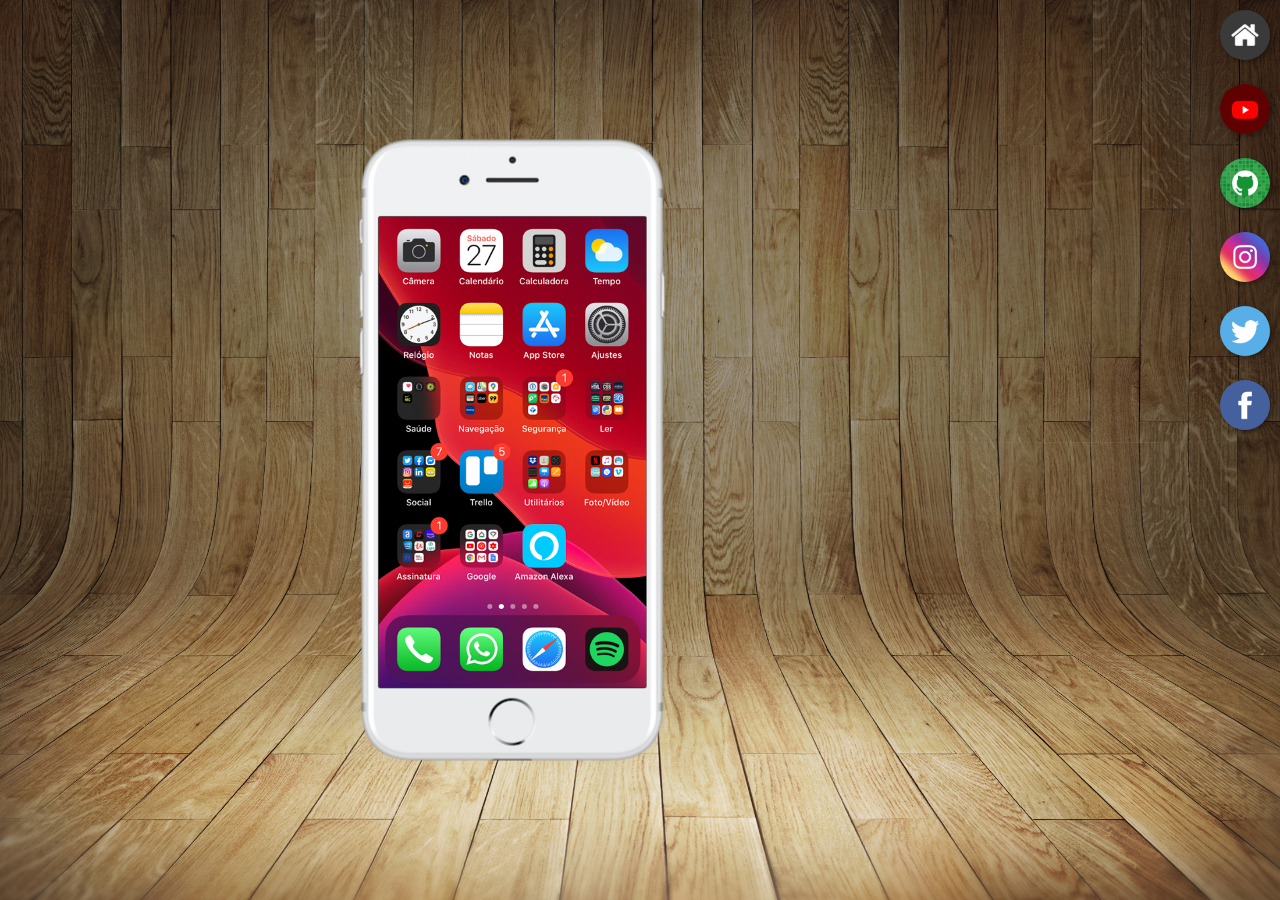
<file: index.html>
<!DOCTYPE html>
<html lang="pt-br">
<head>
    <meta charset="UTF-8">
    <meta http-equiv="X-UA-Compatible" content="IE=edge">
    <meta name="viewport" content="width=device-width, initial-scale=1.0">
    <title>Projeto Social</title>

    <link rel="shortcut icon" href="favicon.ico" type="image/x-icon">

    <link rel="stylesheet" href="estilos/style.css">
</head>
<body>

    <main>
        <section id="telefone">
            <iframe src="home.html" name="tela" id="tela" frameborder="0">
                Seu Navegador não é compatível com isso!
            </iframe>

        </section>
                <!--ABAIXO TEMOS OS 6 BOTÕES-->
        <section id="redes-sociais">
            <a href="home.html" target="tela"><img src="imagens/logo-home.jpg" alt="home"></a> <br>
            <a href="youtube.html" target="tela"><img src="imagens/logo-youtube.jpg" alt="YouTube"></a> <br>
            <a href="github.html" target="tela"><img src="imagens/logo-github.jpg" alt="GitHub"></a> <br>
            <a href="instagram.html" target="tela"><img src="imagens/logo-instagram.jpg" alt="Instagram"></a> <br>
            <a href="twitter.html" target="tela"><img src="imagens/logo-twitter.jpg" alt="Twiter"></a> <br>
            <a href="facebook.html" target="tela"><img src="imagens/logo-facebook.jpg" alt="Facebook"></a>

        </section>
    </main>
      
</body>
</html>
</file>
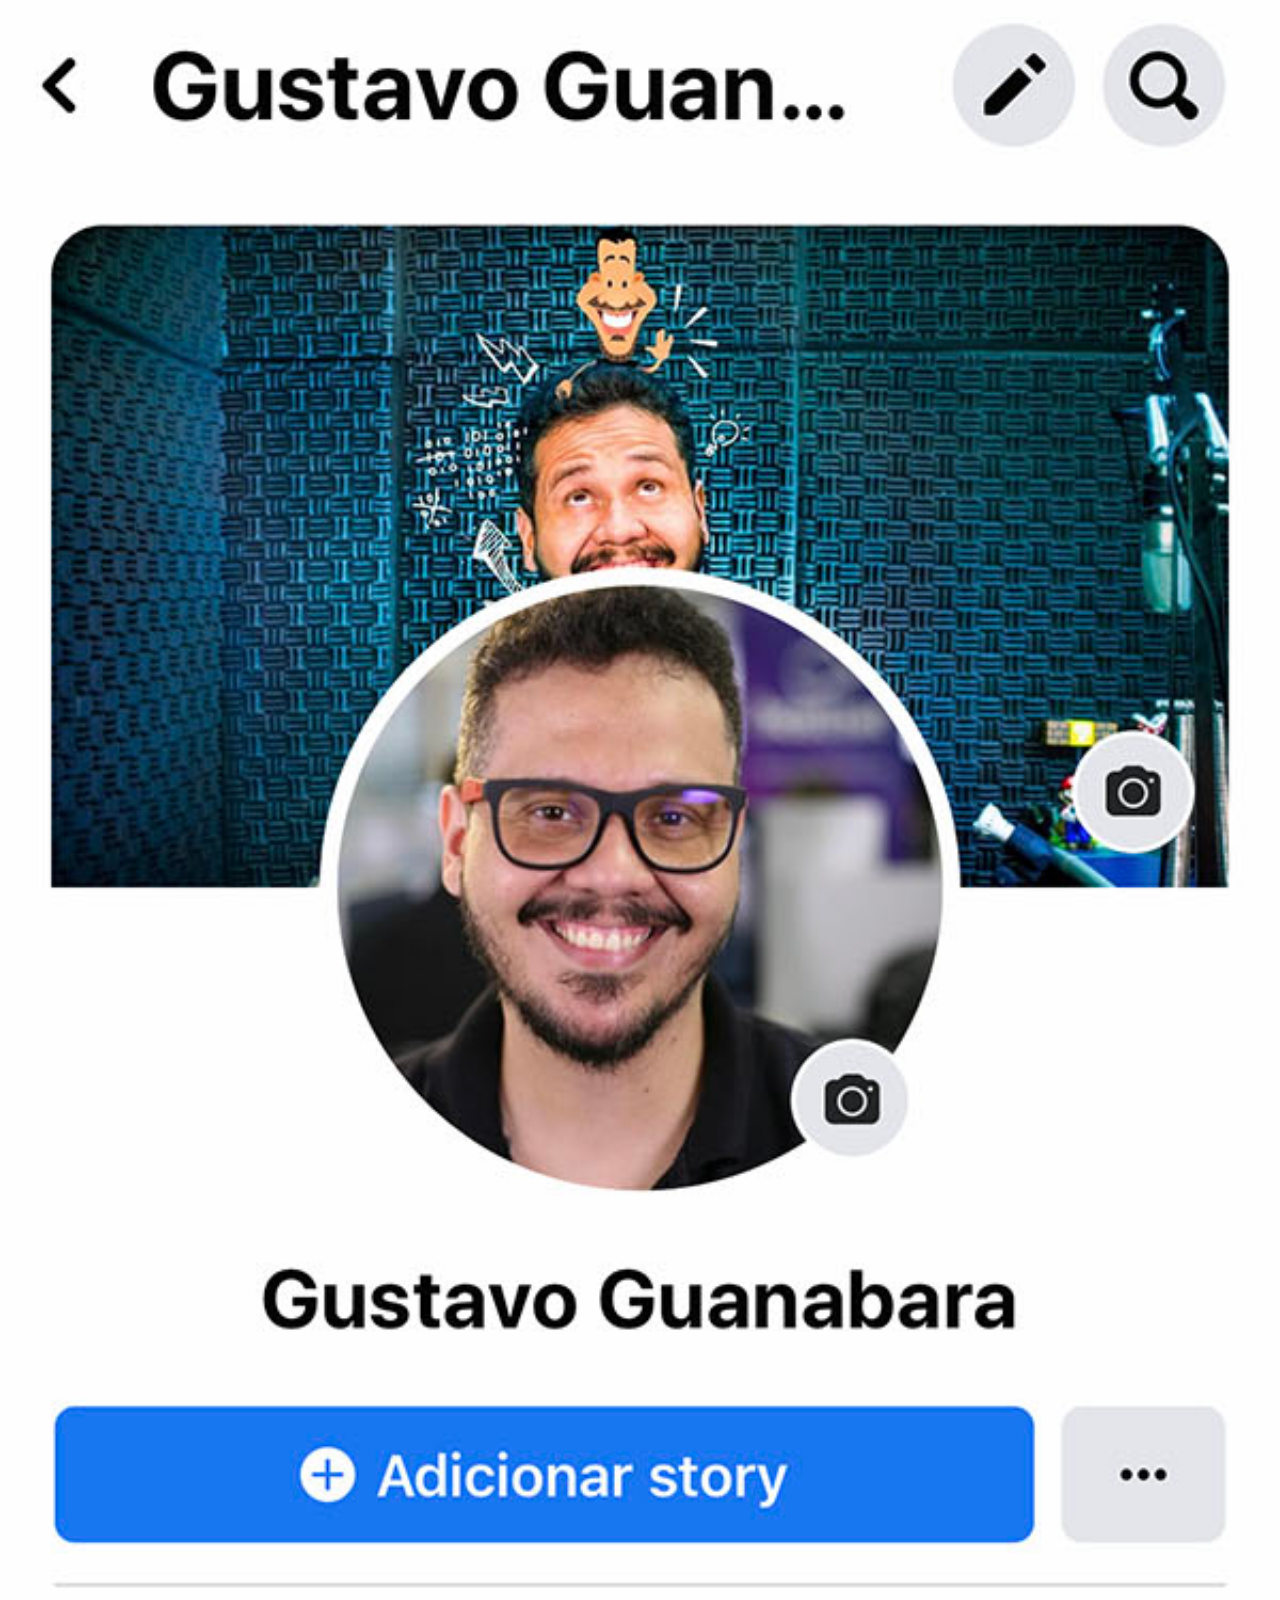
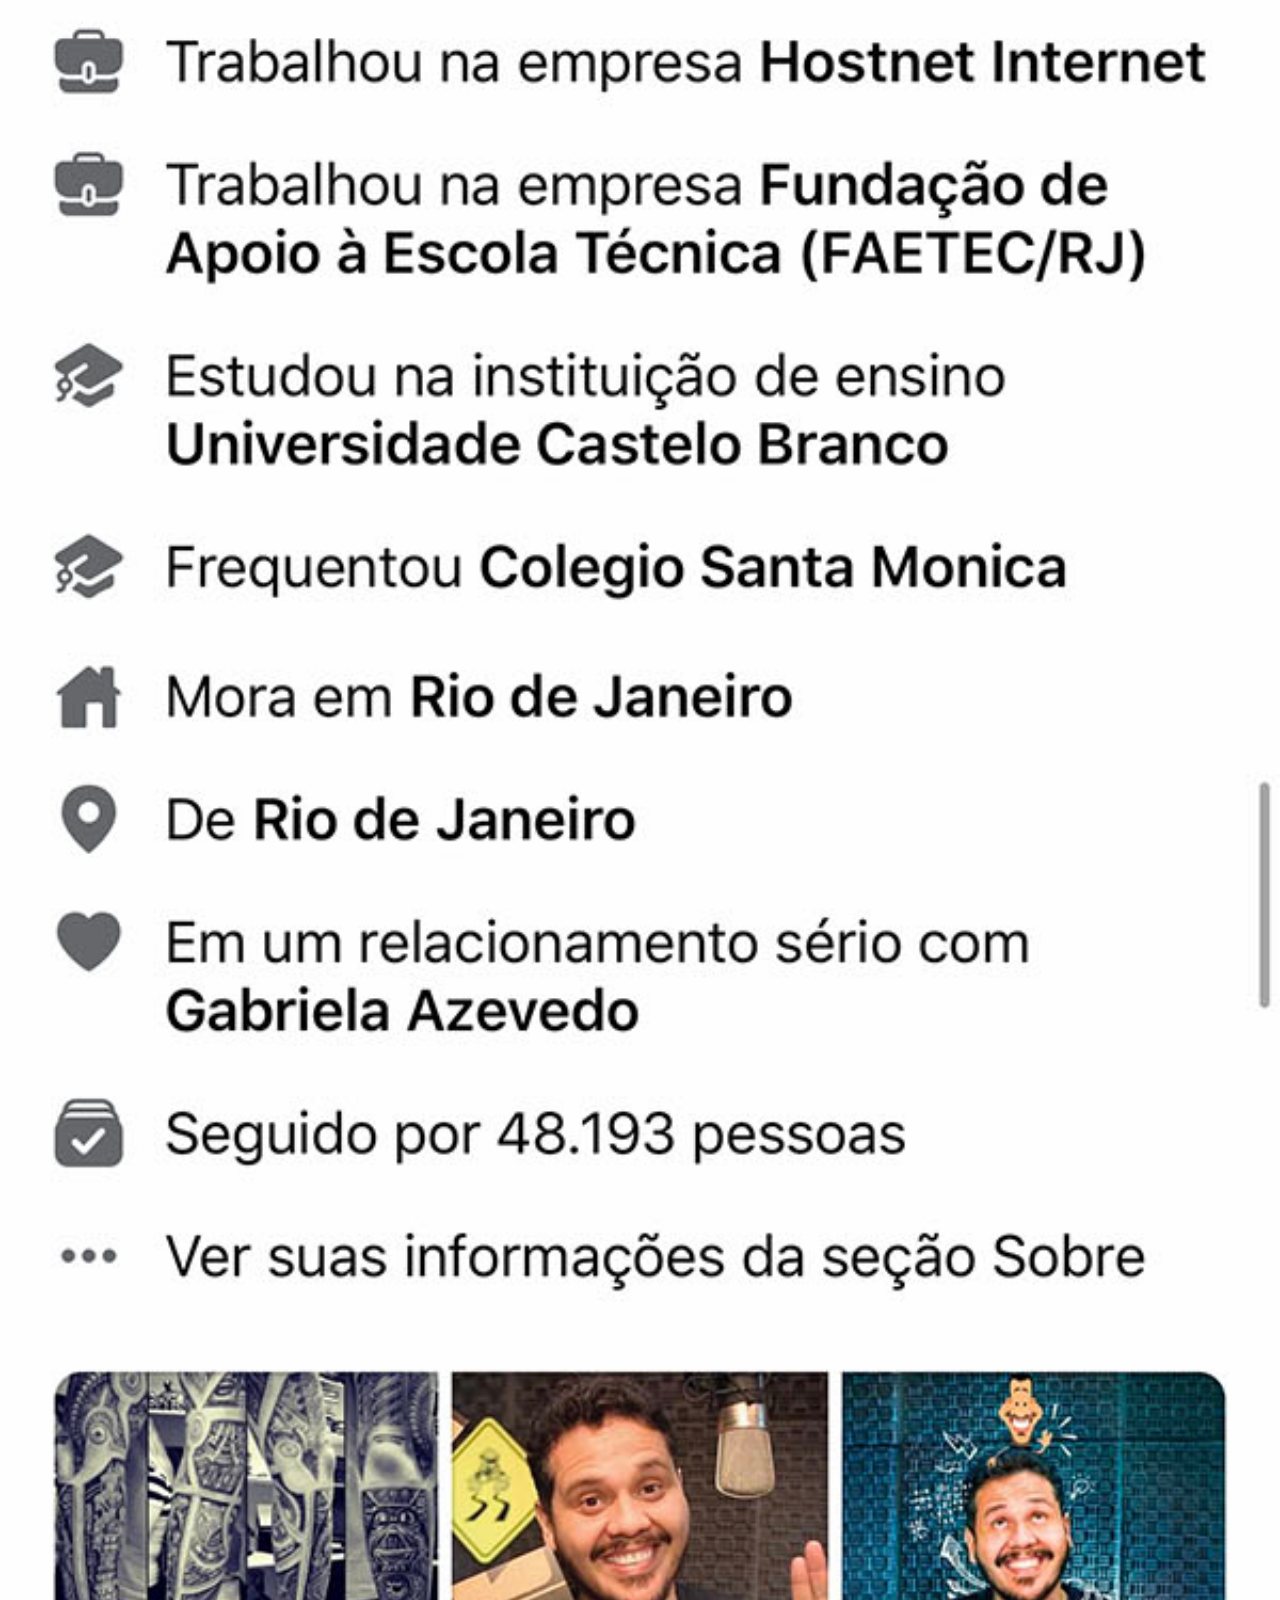
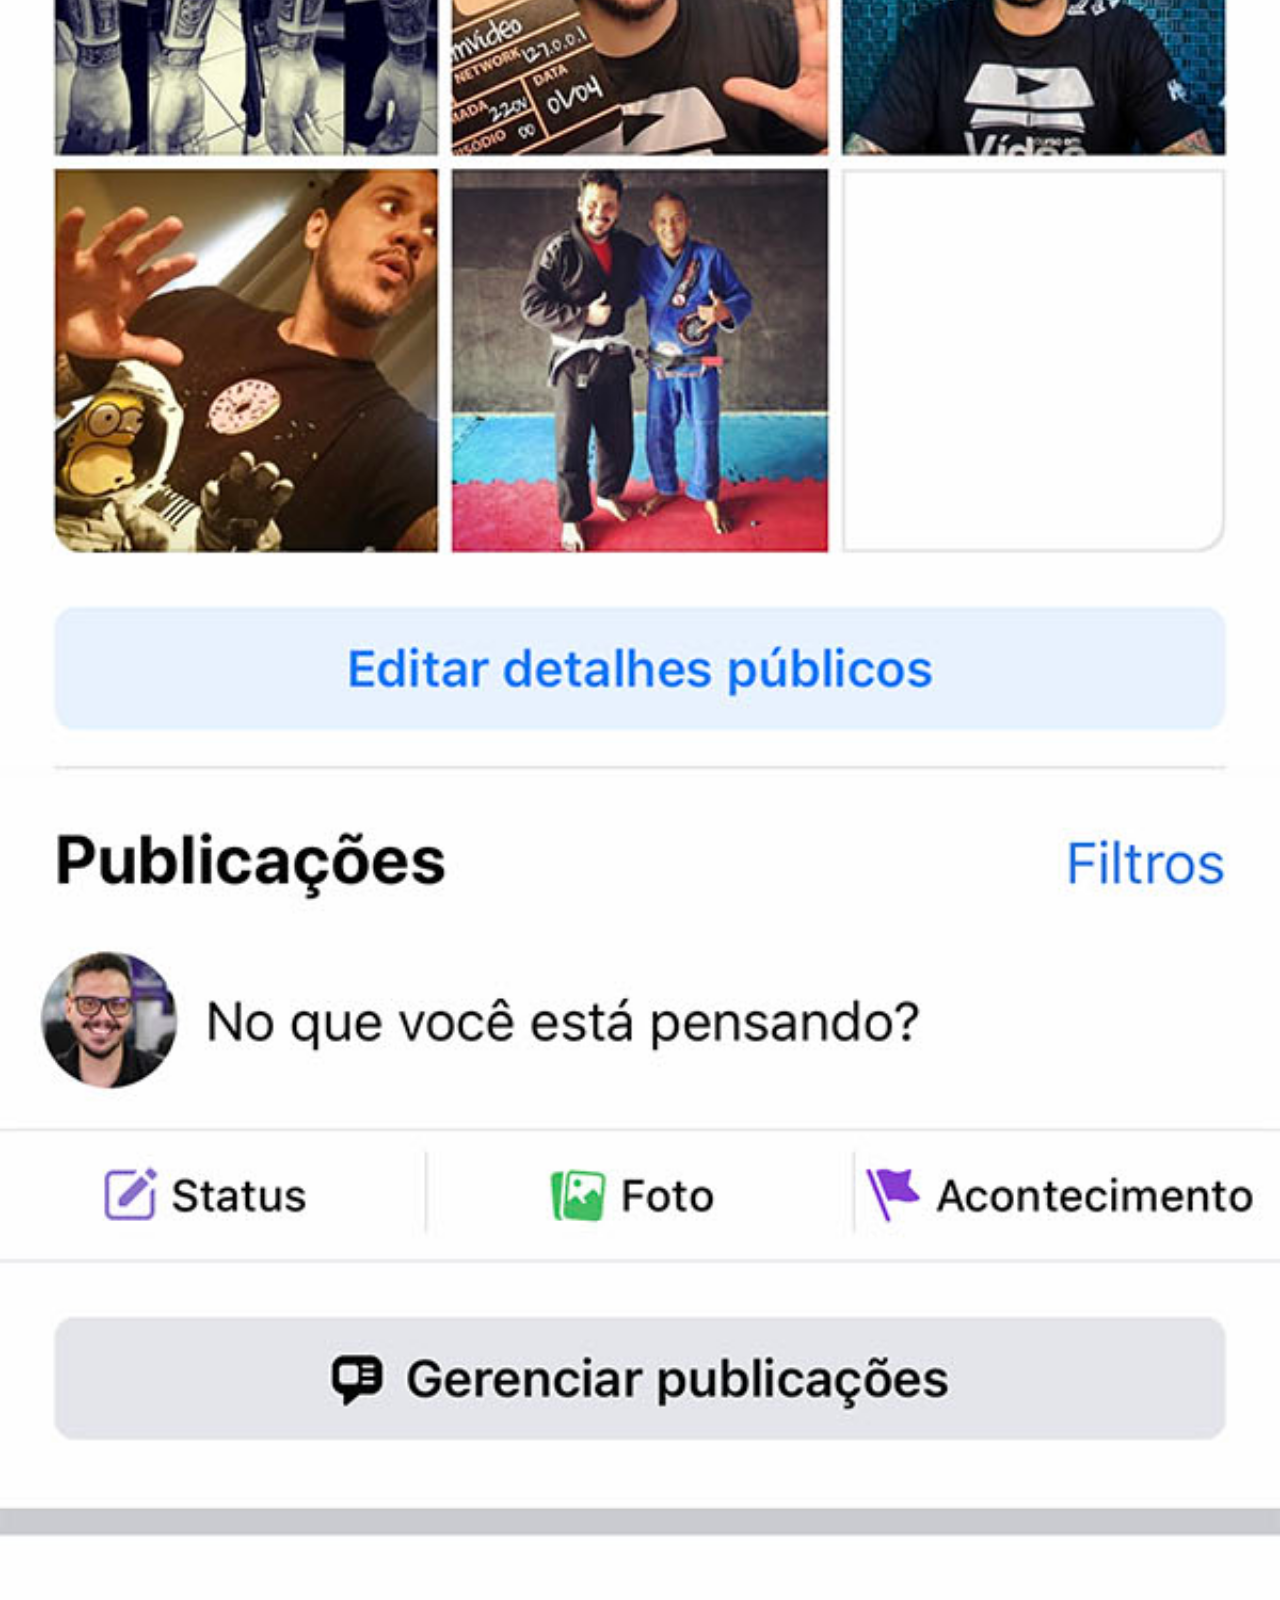
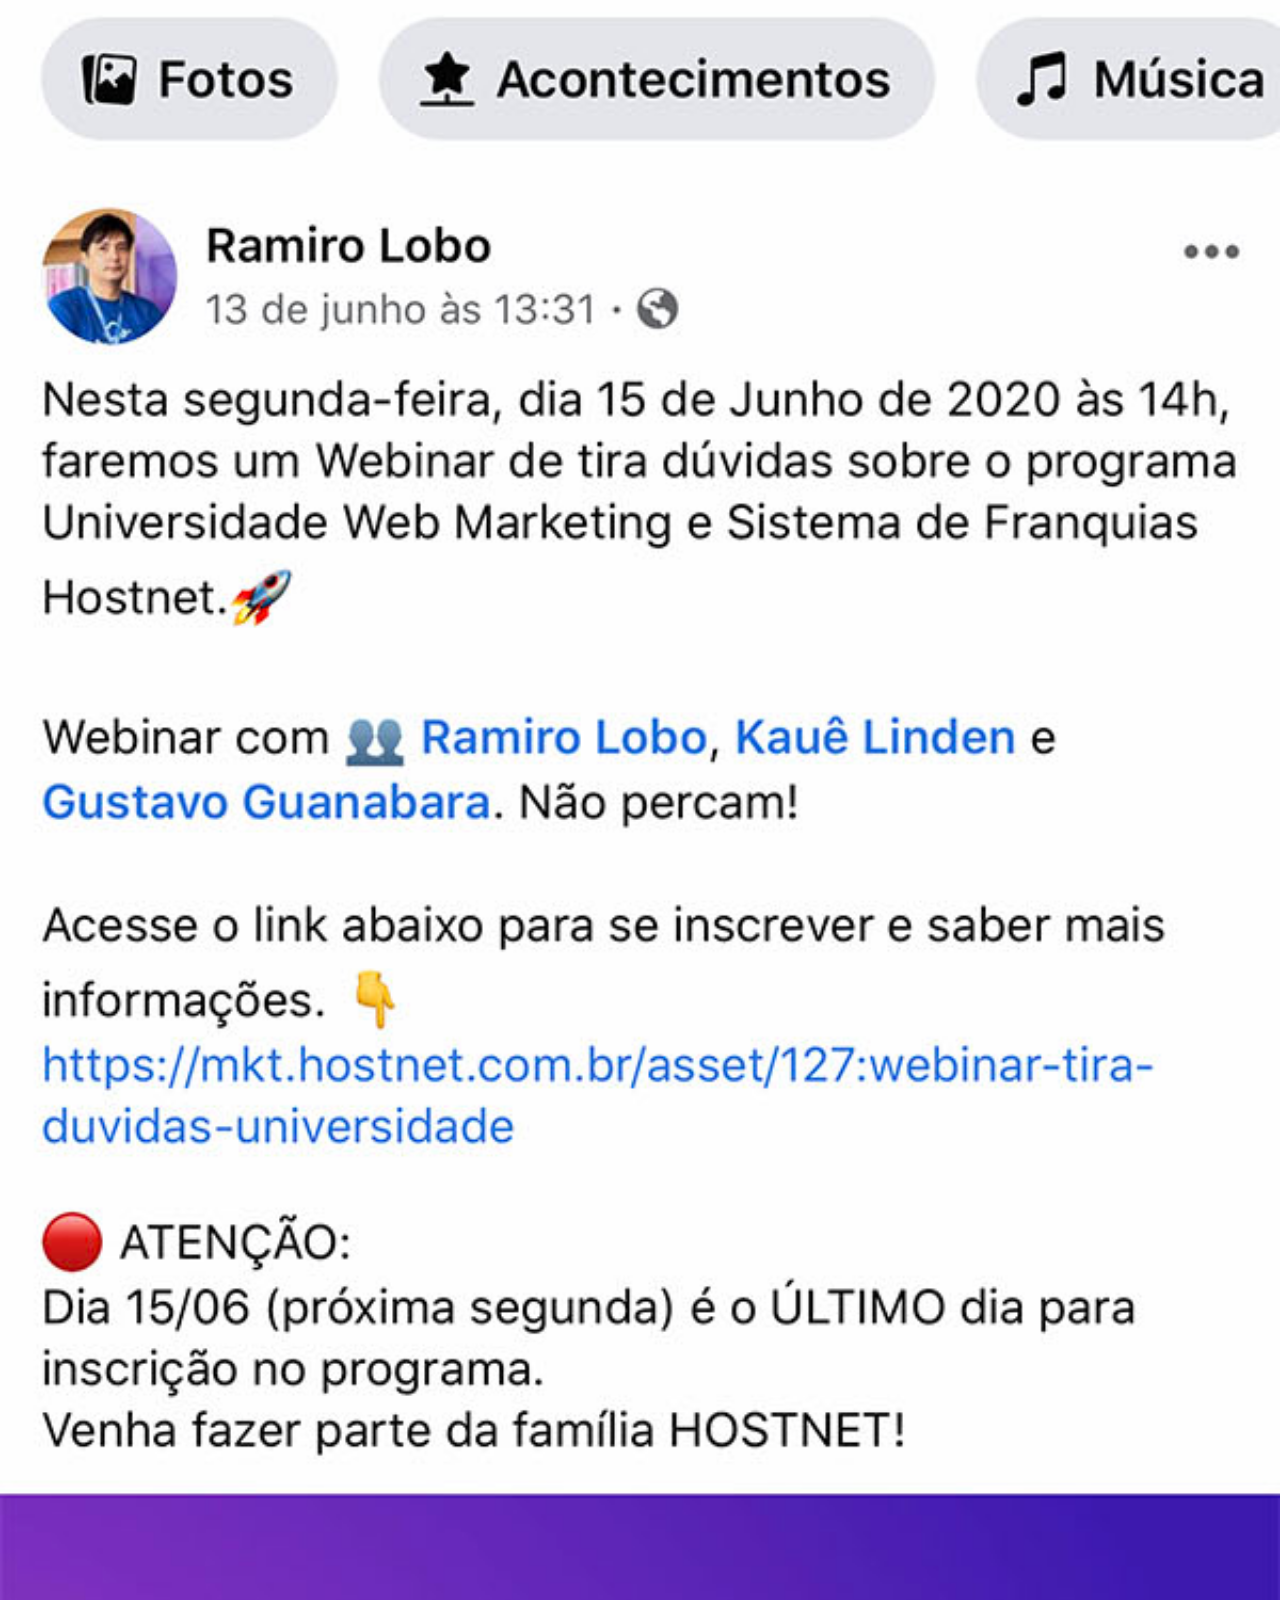
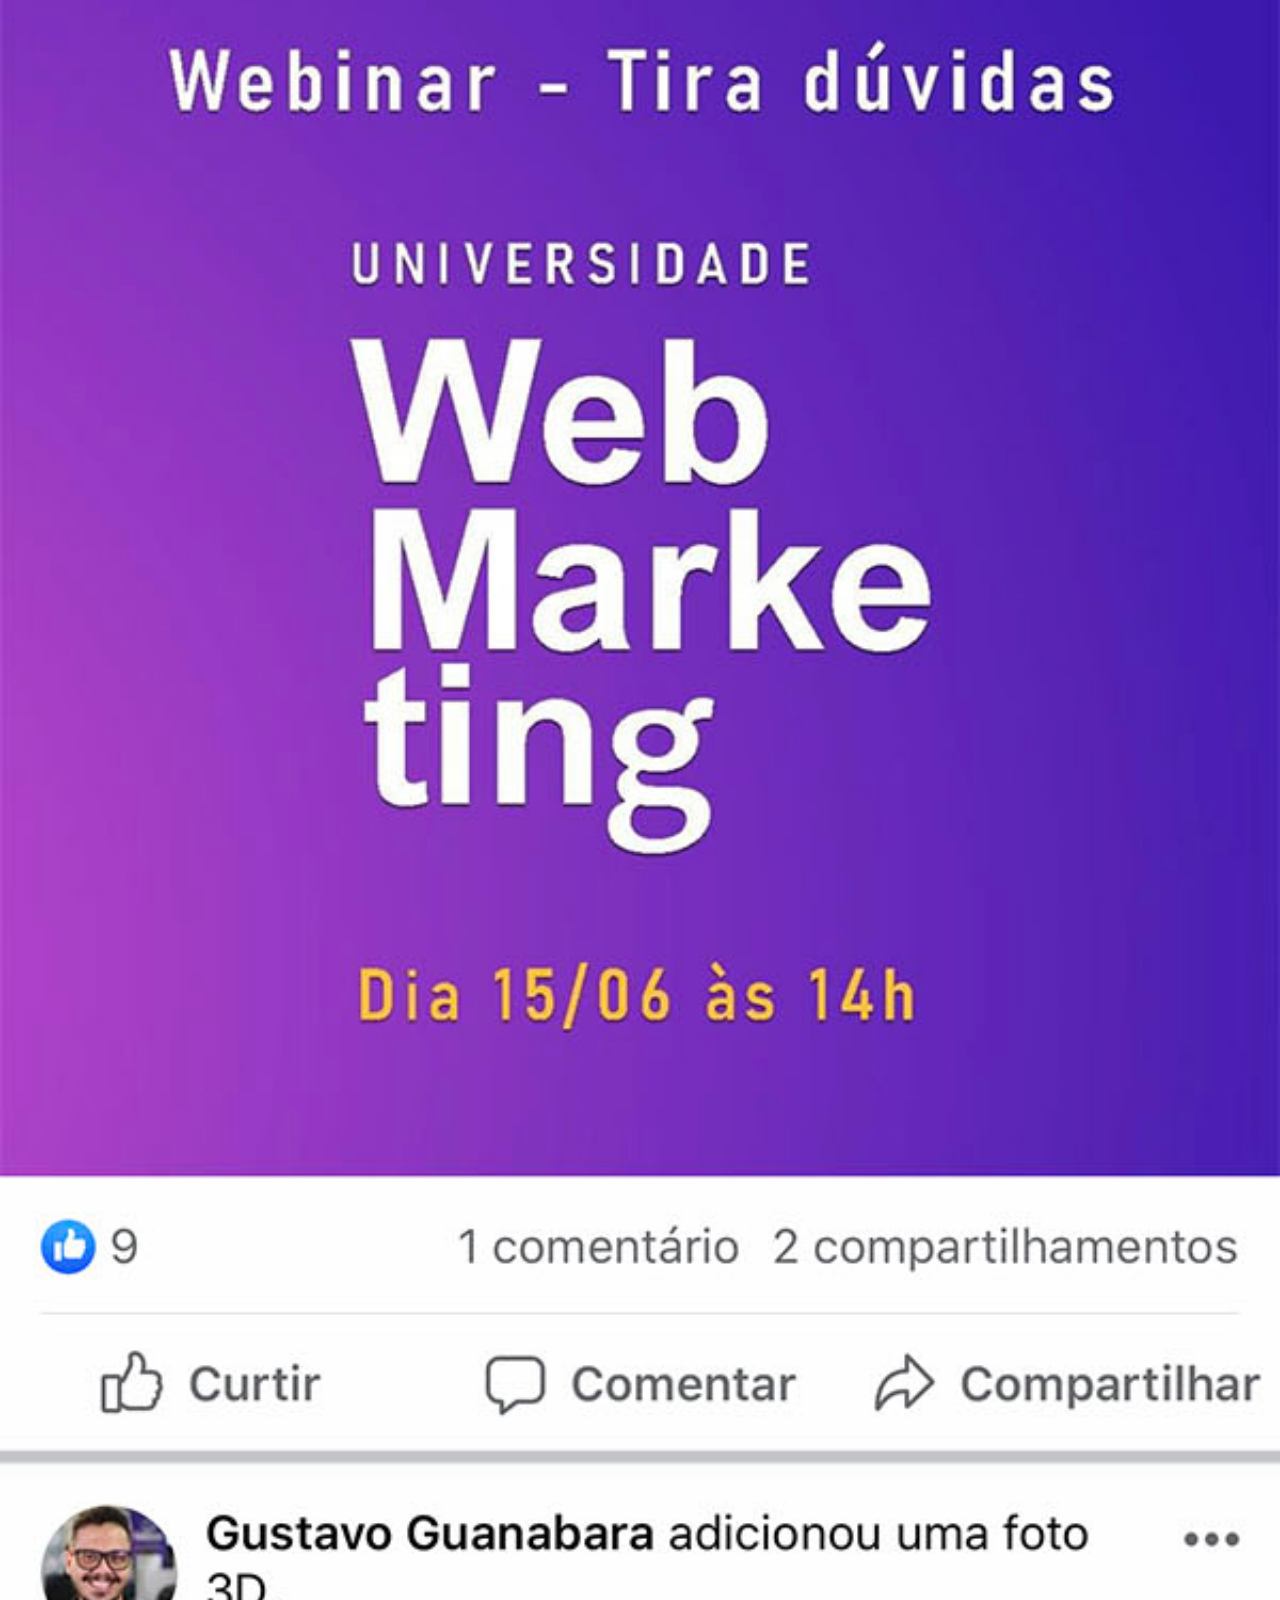
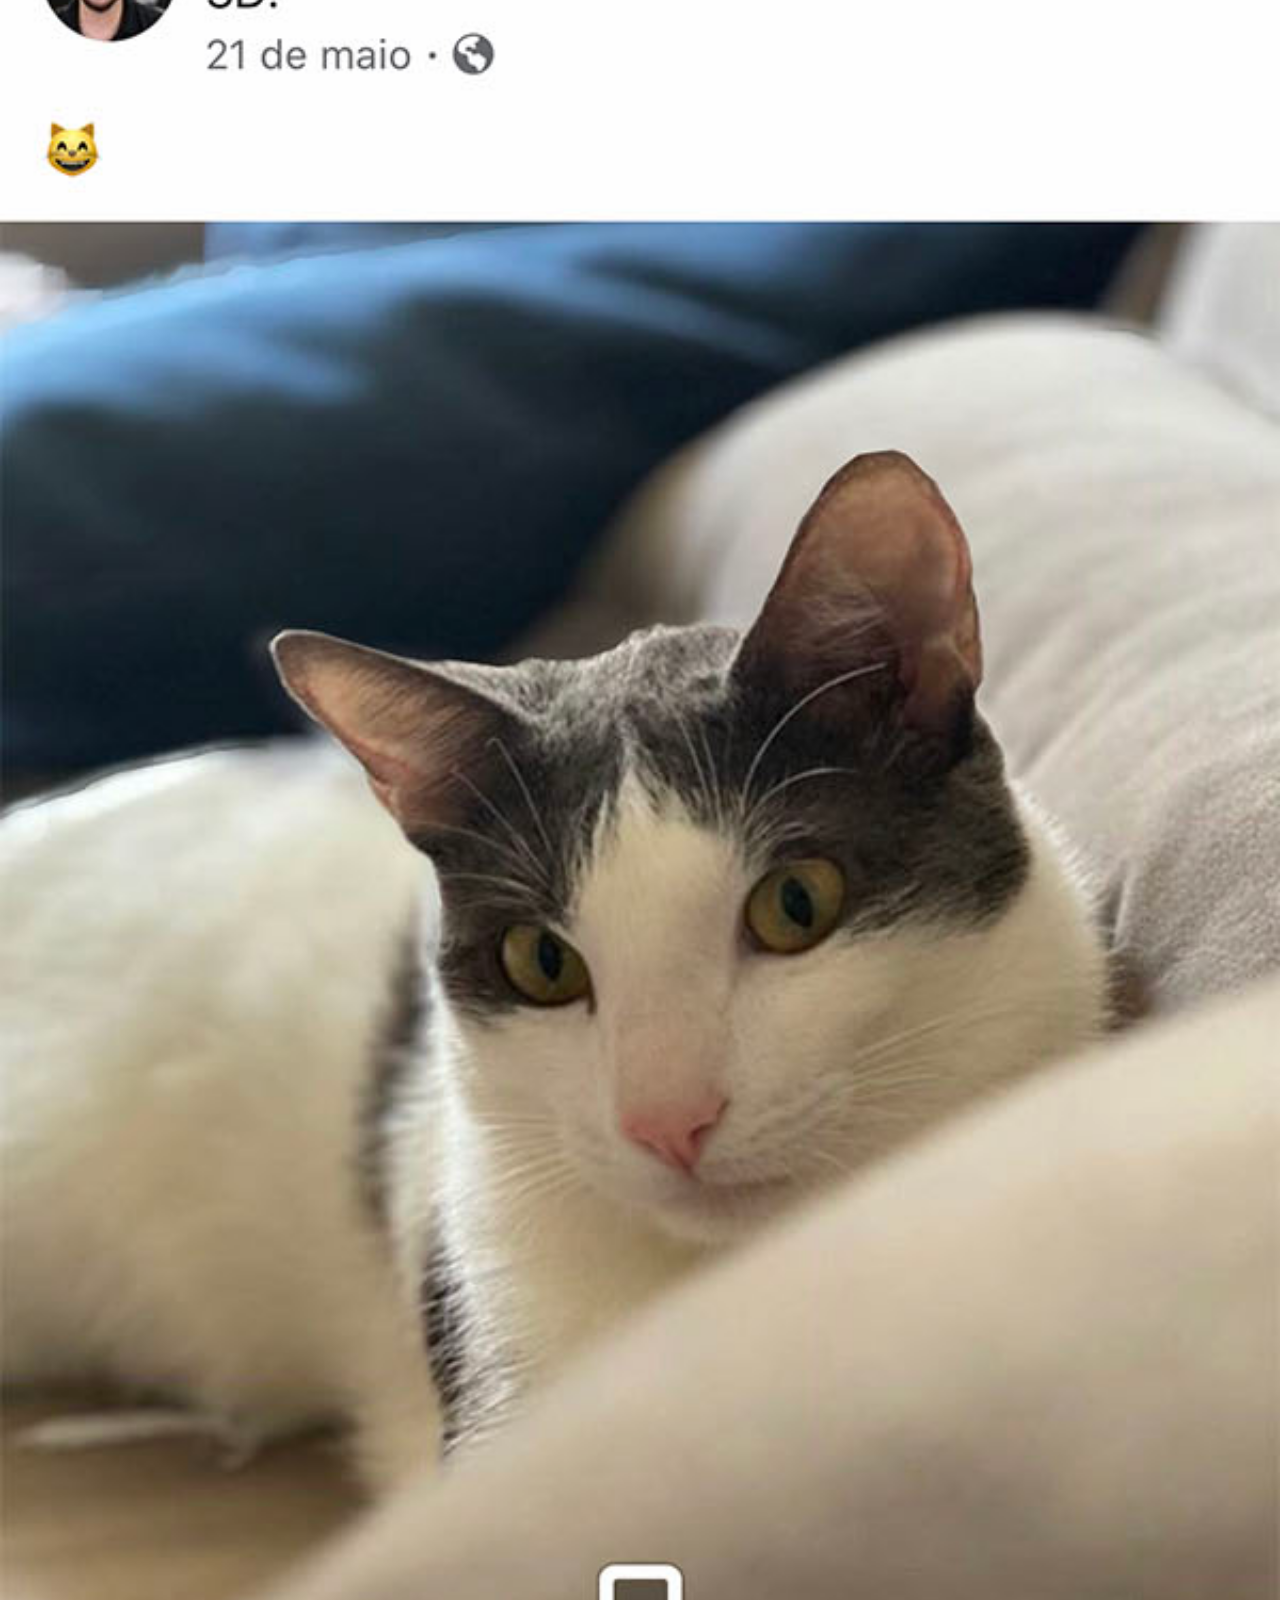
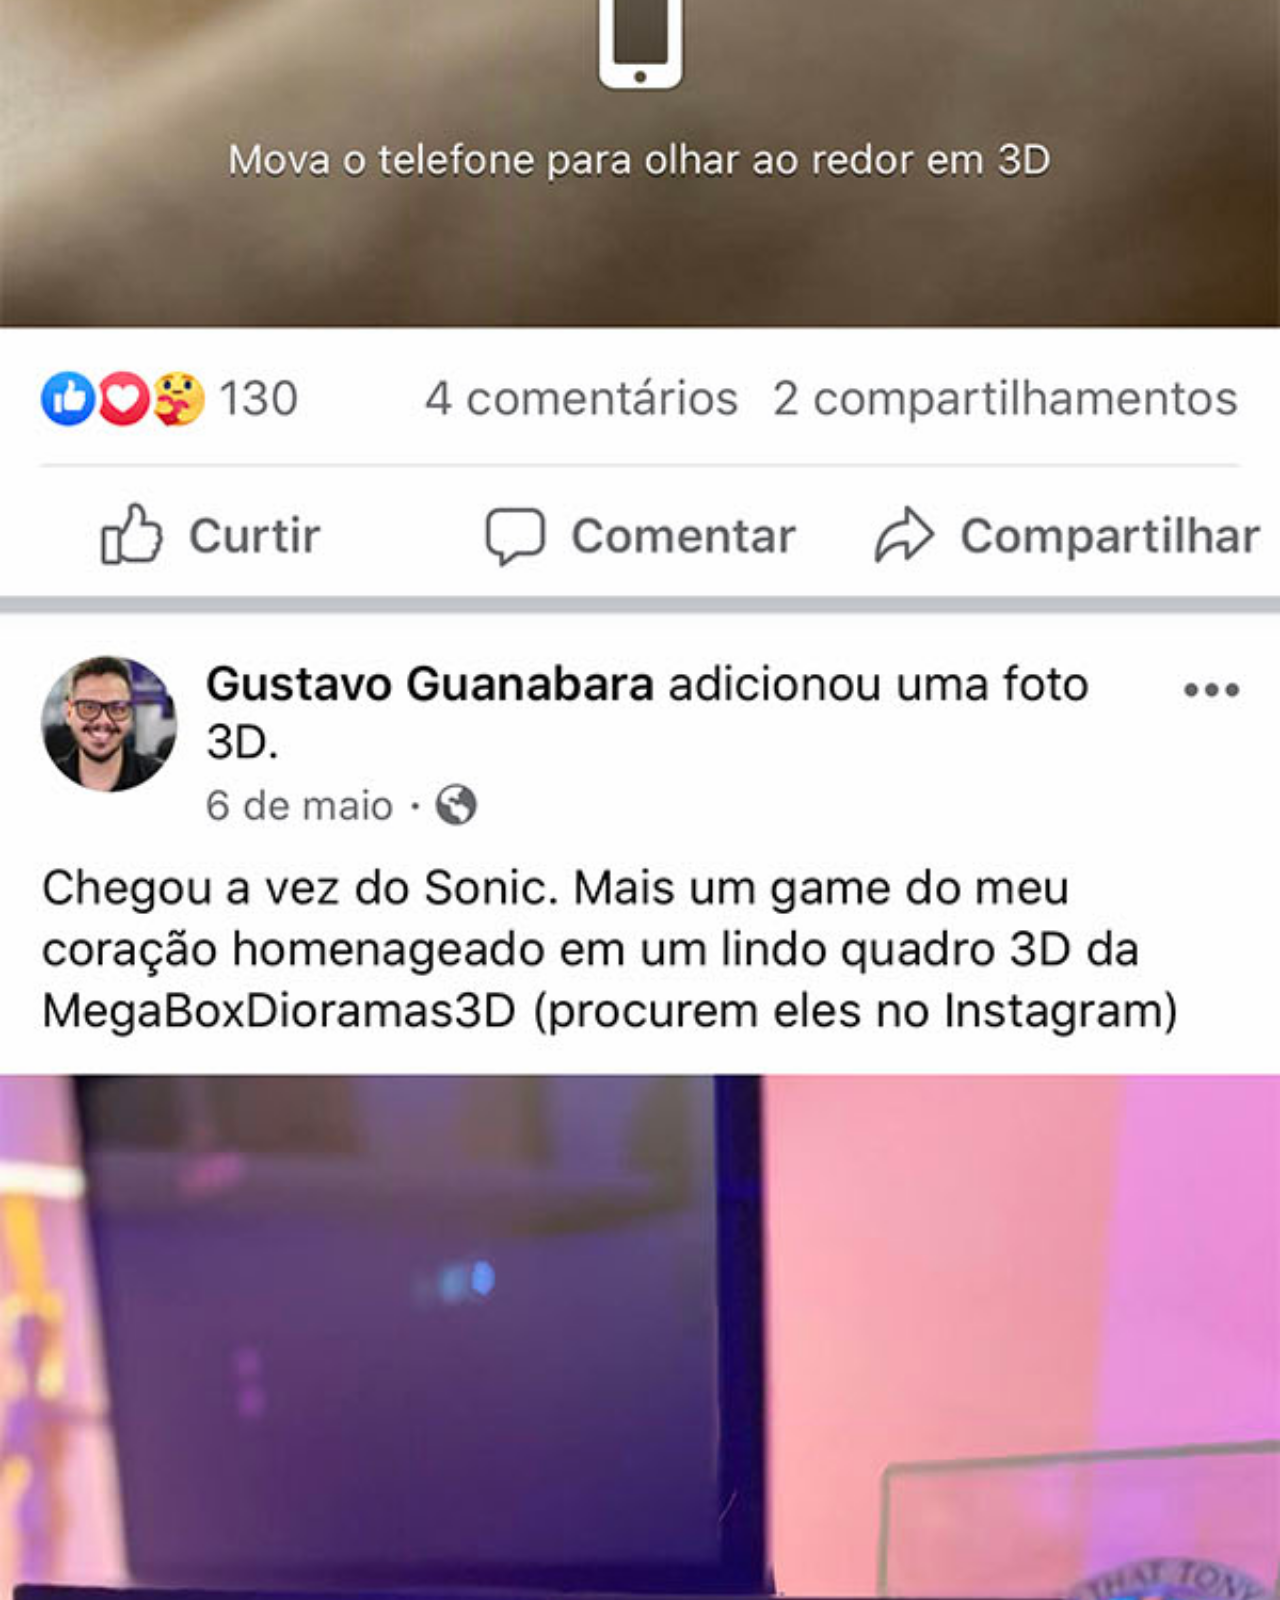
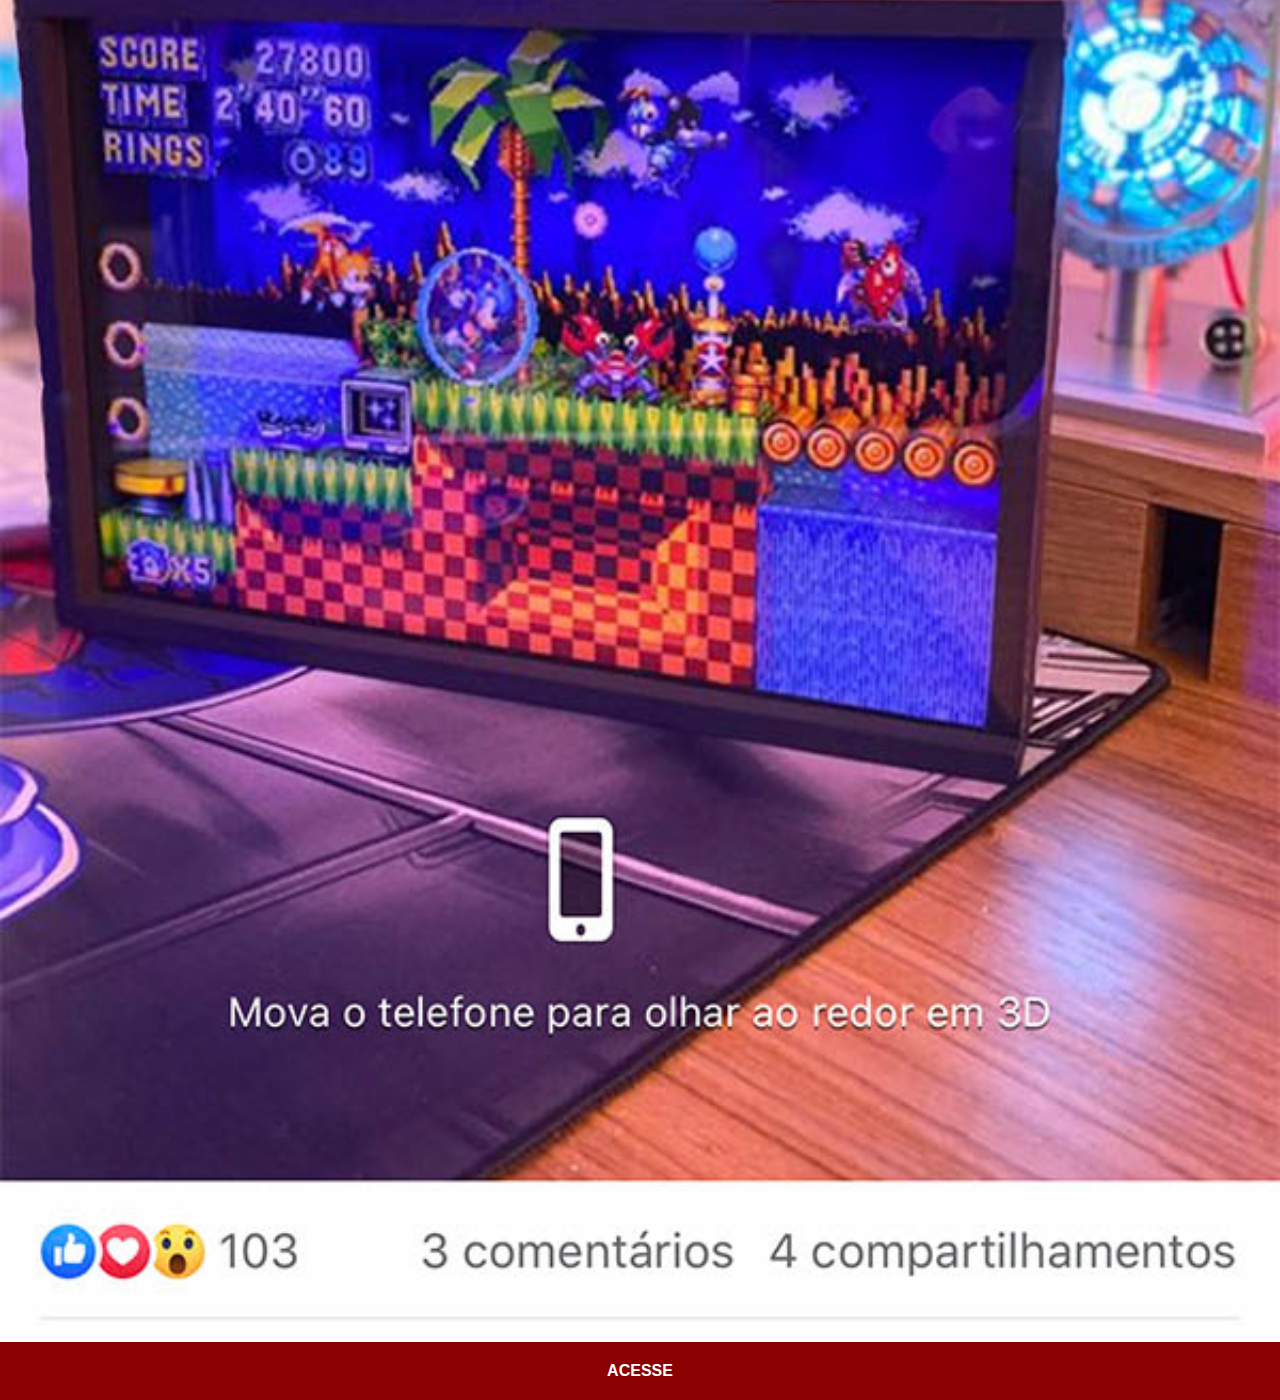
<file: facebook.html>
<!DOCTYPE html>
<html lang="pt-br">
<head>
    <meta charset="UTF-8">
    <meta http-equiv="X-UA-Compatible" content="IE=edge">
    <meta name="viewport" content="width=device-width, initial-scale=1.0">
    <title>Facebook</title>

    <link rel="stylesheet" href="estilos/social.css">
</head>
<body>

    <img src="imagens/tela-facebook.jpg" alt="facebook">
    <a href="https://www.facebook.com/isaias.aes" target="_blank">ACESSE</a>
    
</body>
</html>
</file>
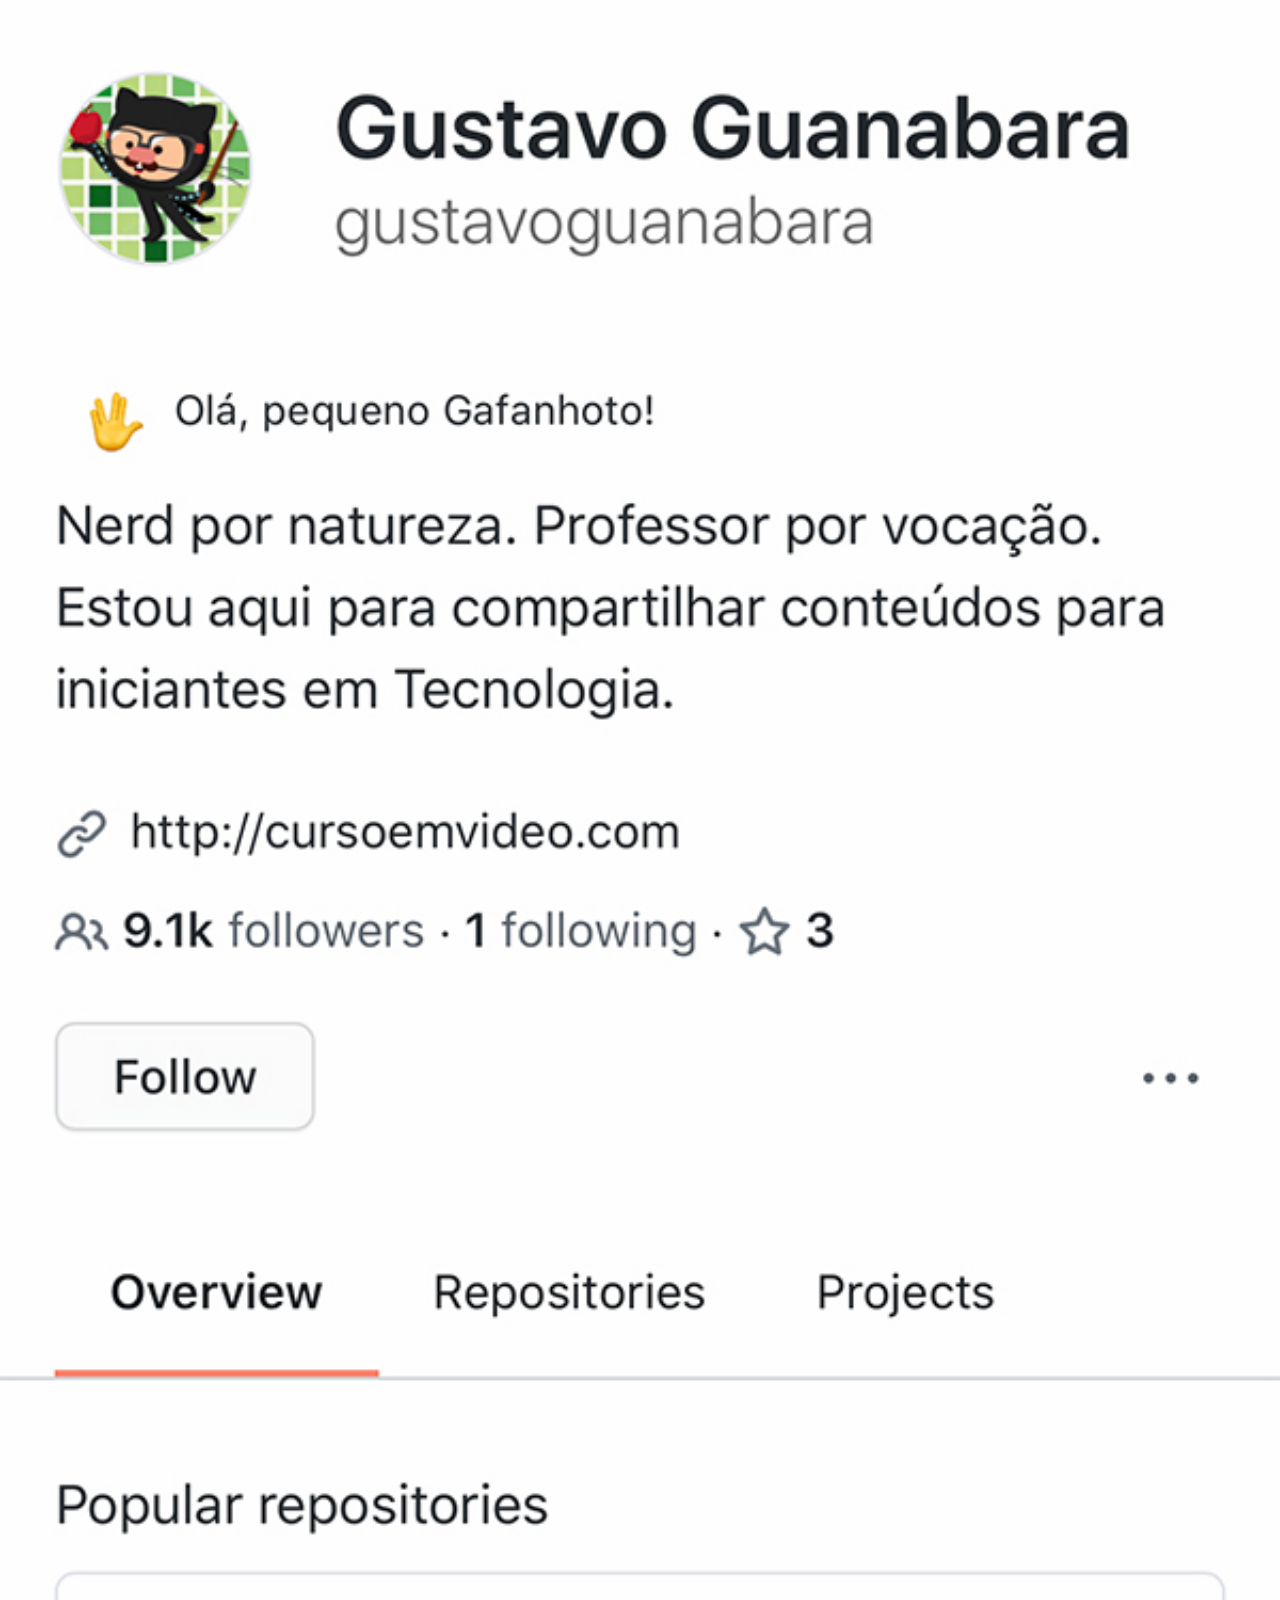
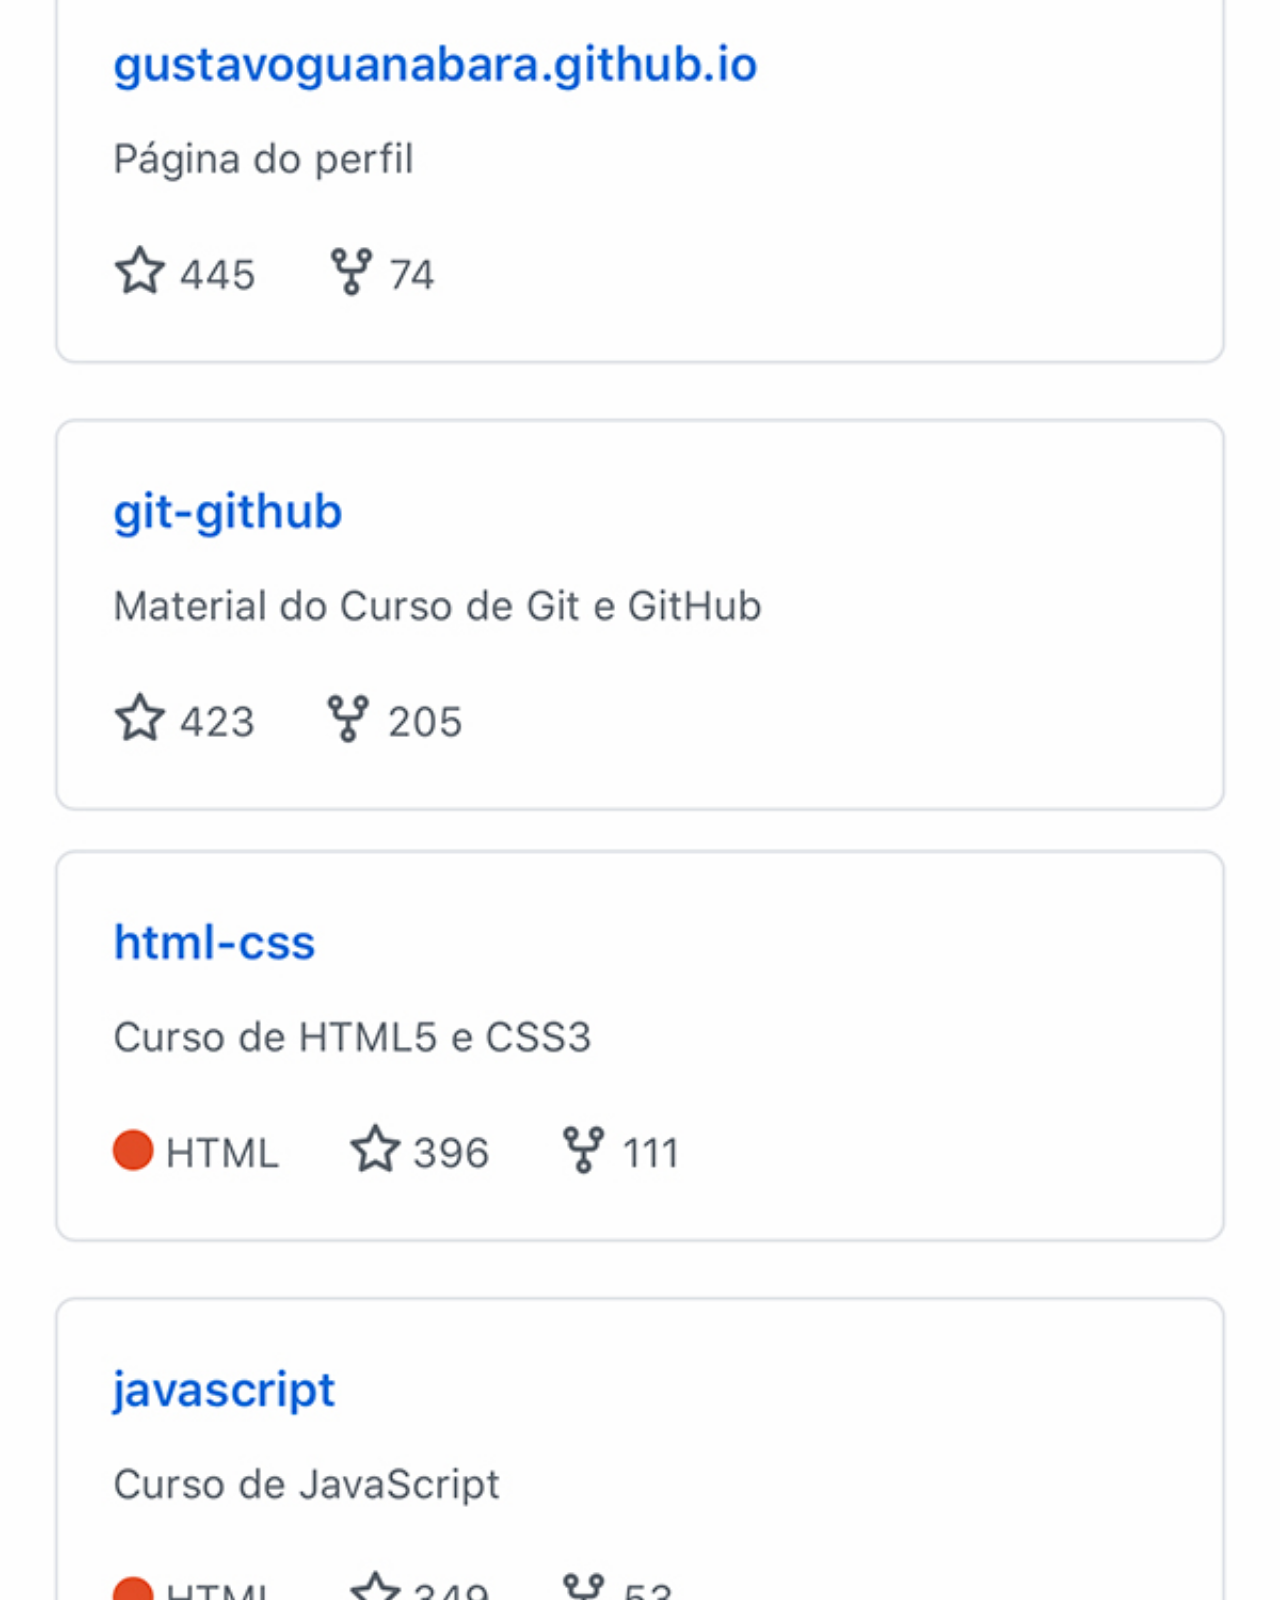
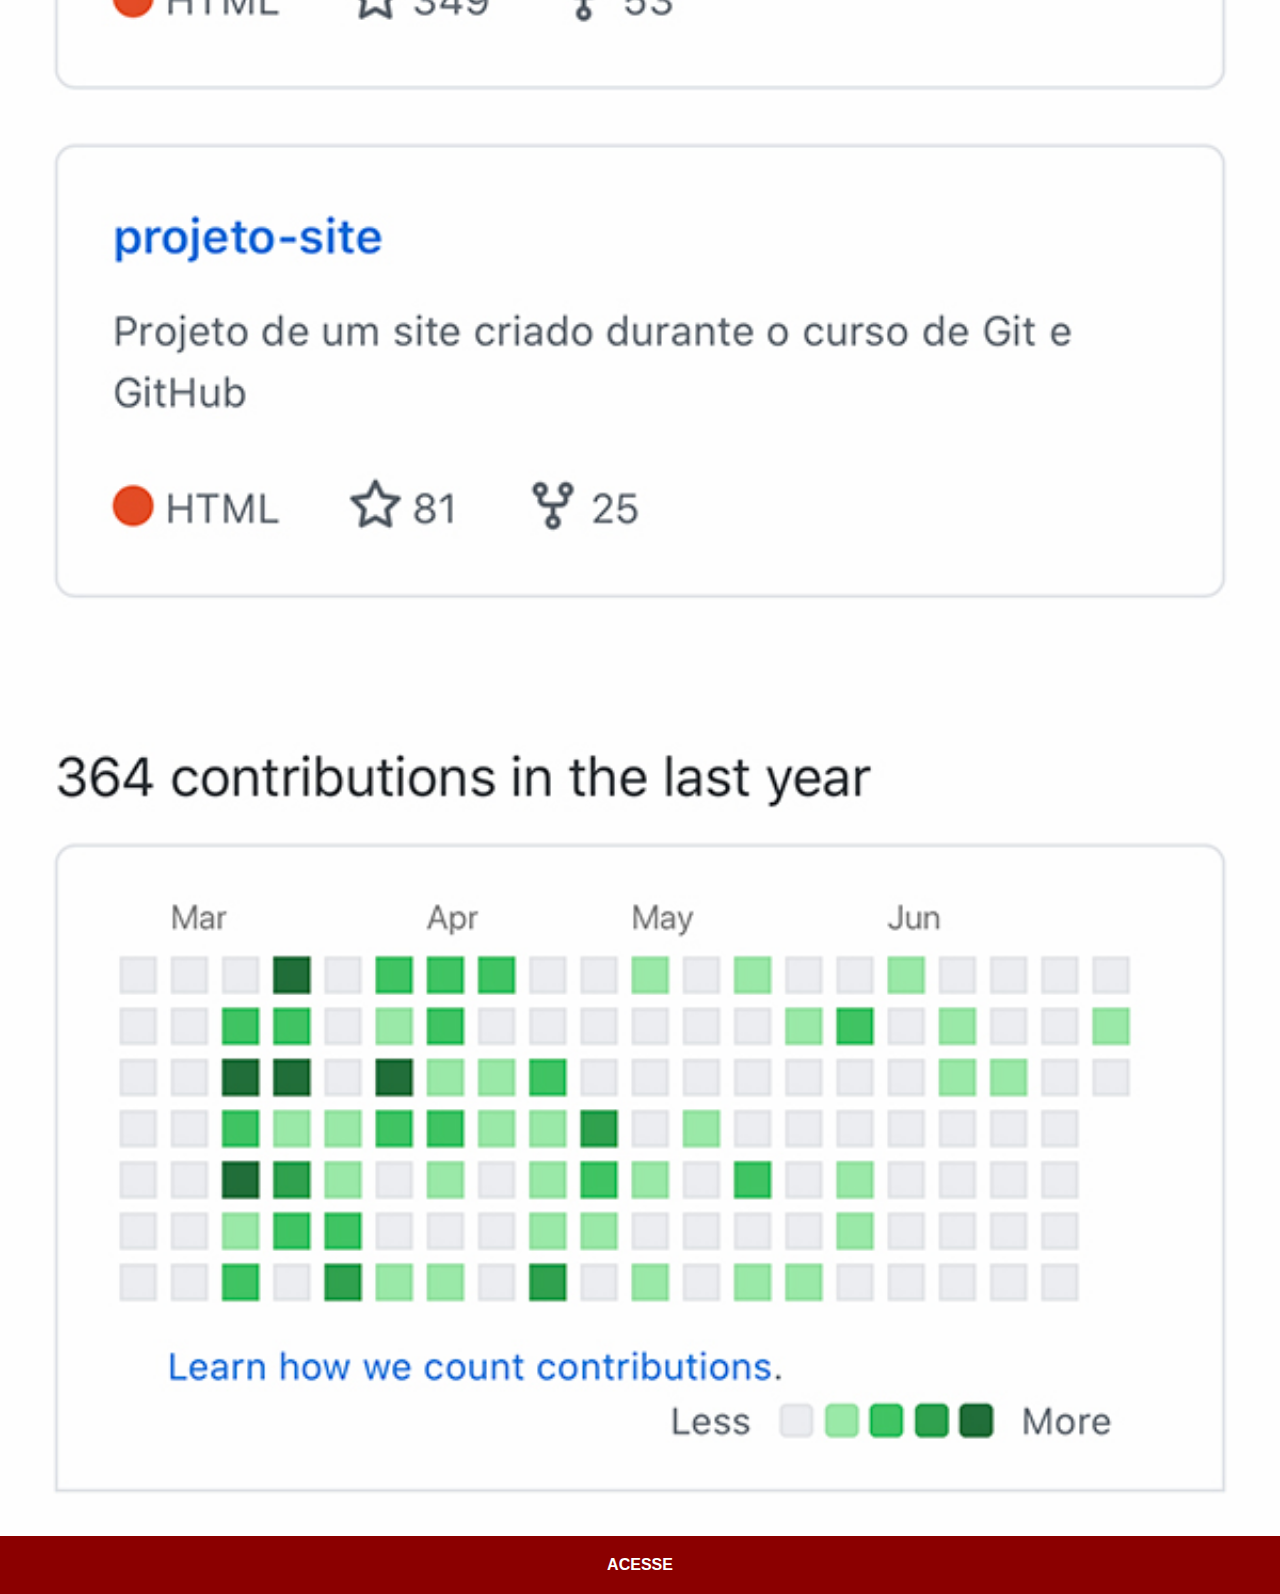
<file: github.html>
<!DOCTYPE html>
<html lang="pt-br">
<head>
    <meta charset="UTF-8">
    <meta http-equiv="X-UA-Compatible" content="IE=edge">
    <meta name="viewport" content="width=device-width, initial-scale=1.0">
    <title>GuitHub</title>

    <link rel="stylesheet" href="estilos/social.css">
</head>
<body>

    <img src="imagens/tela-github.jpg" alt="GuitHub">
    <a href="https://github.com/IsaiasAndreTI" target="_blank"> ACESSE</a>
    
</body>
</html>
</file>
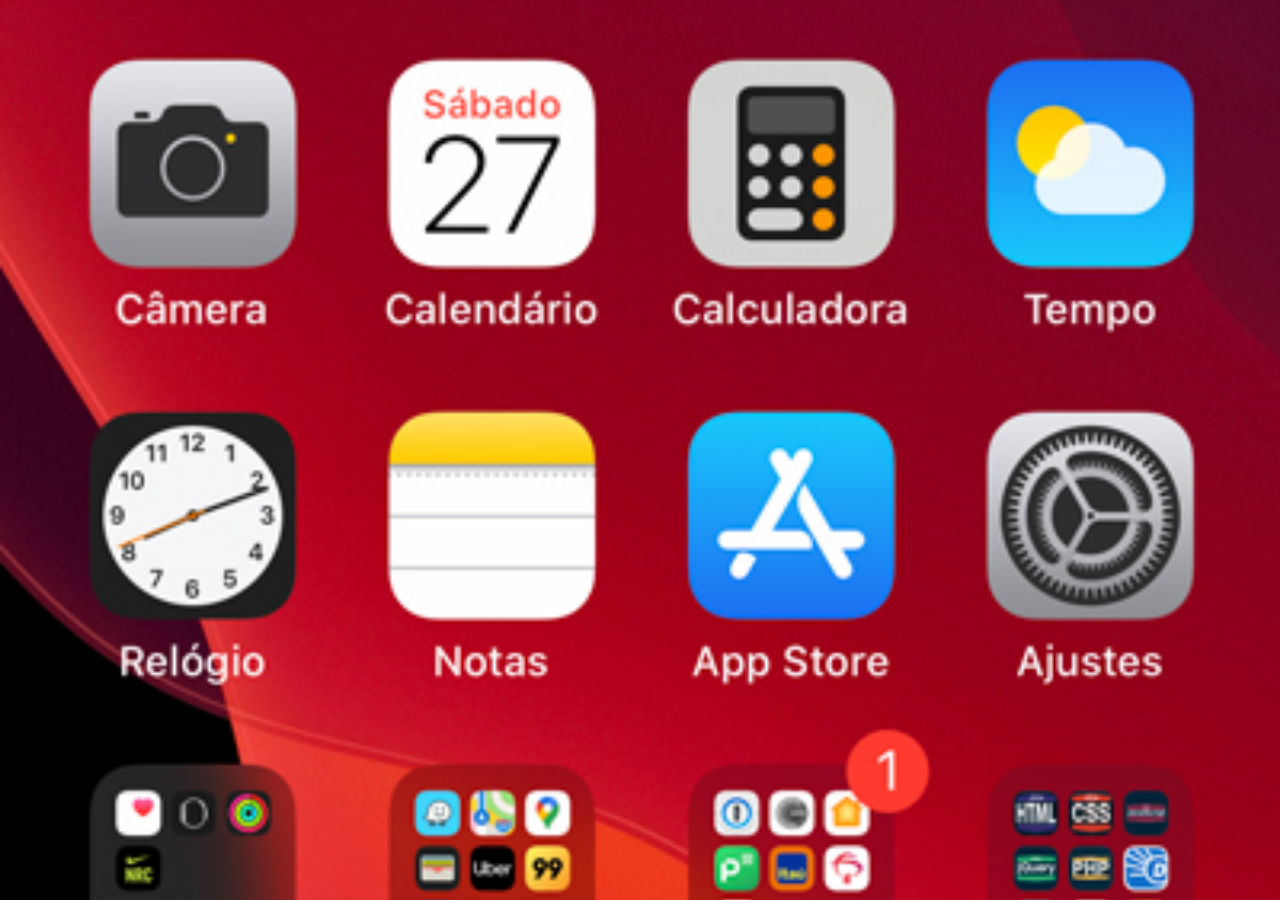
<file: home.html>
<!DOCTYPE html>
<html lang="pt-br">
<head>
    <meta charset="UTF-8">
    <meta http-equiv="X-UA-Compatible" content="IE=edge">
    <meta name="viewport" content="width=device-width, initial-scale=1.0">
    <title>Home</title>

    
</head>

<style>
    *{
        margin: 0px;
        padding: 0px;
        
    }

    body{
        height: 100vh;
        width: 100vw;
        background: black url('imagens/tela-home.jpg') no-repeat top center;
        background-size: cover;
        

    }

</style>
<body>
  
    
</body>
</html>
</file>
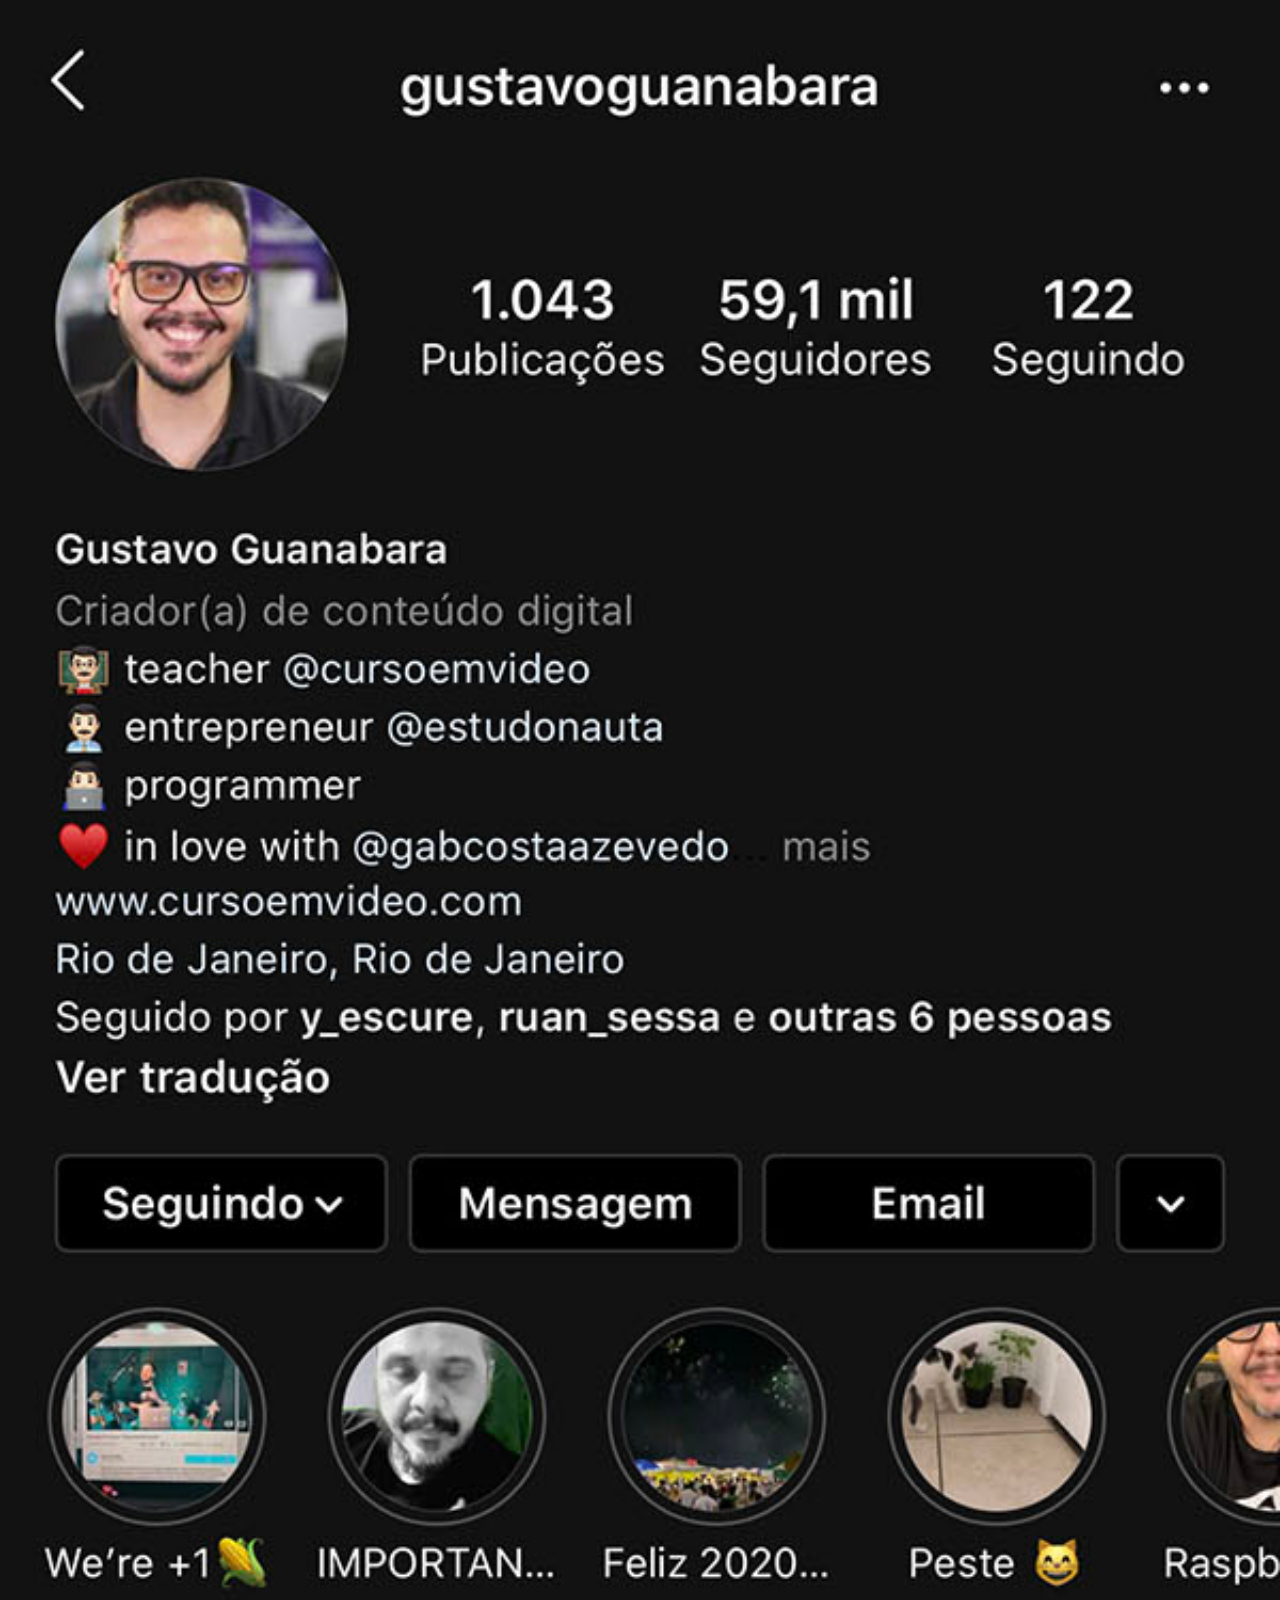
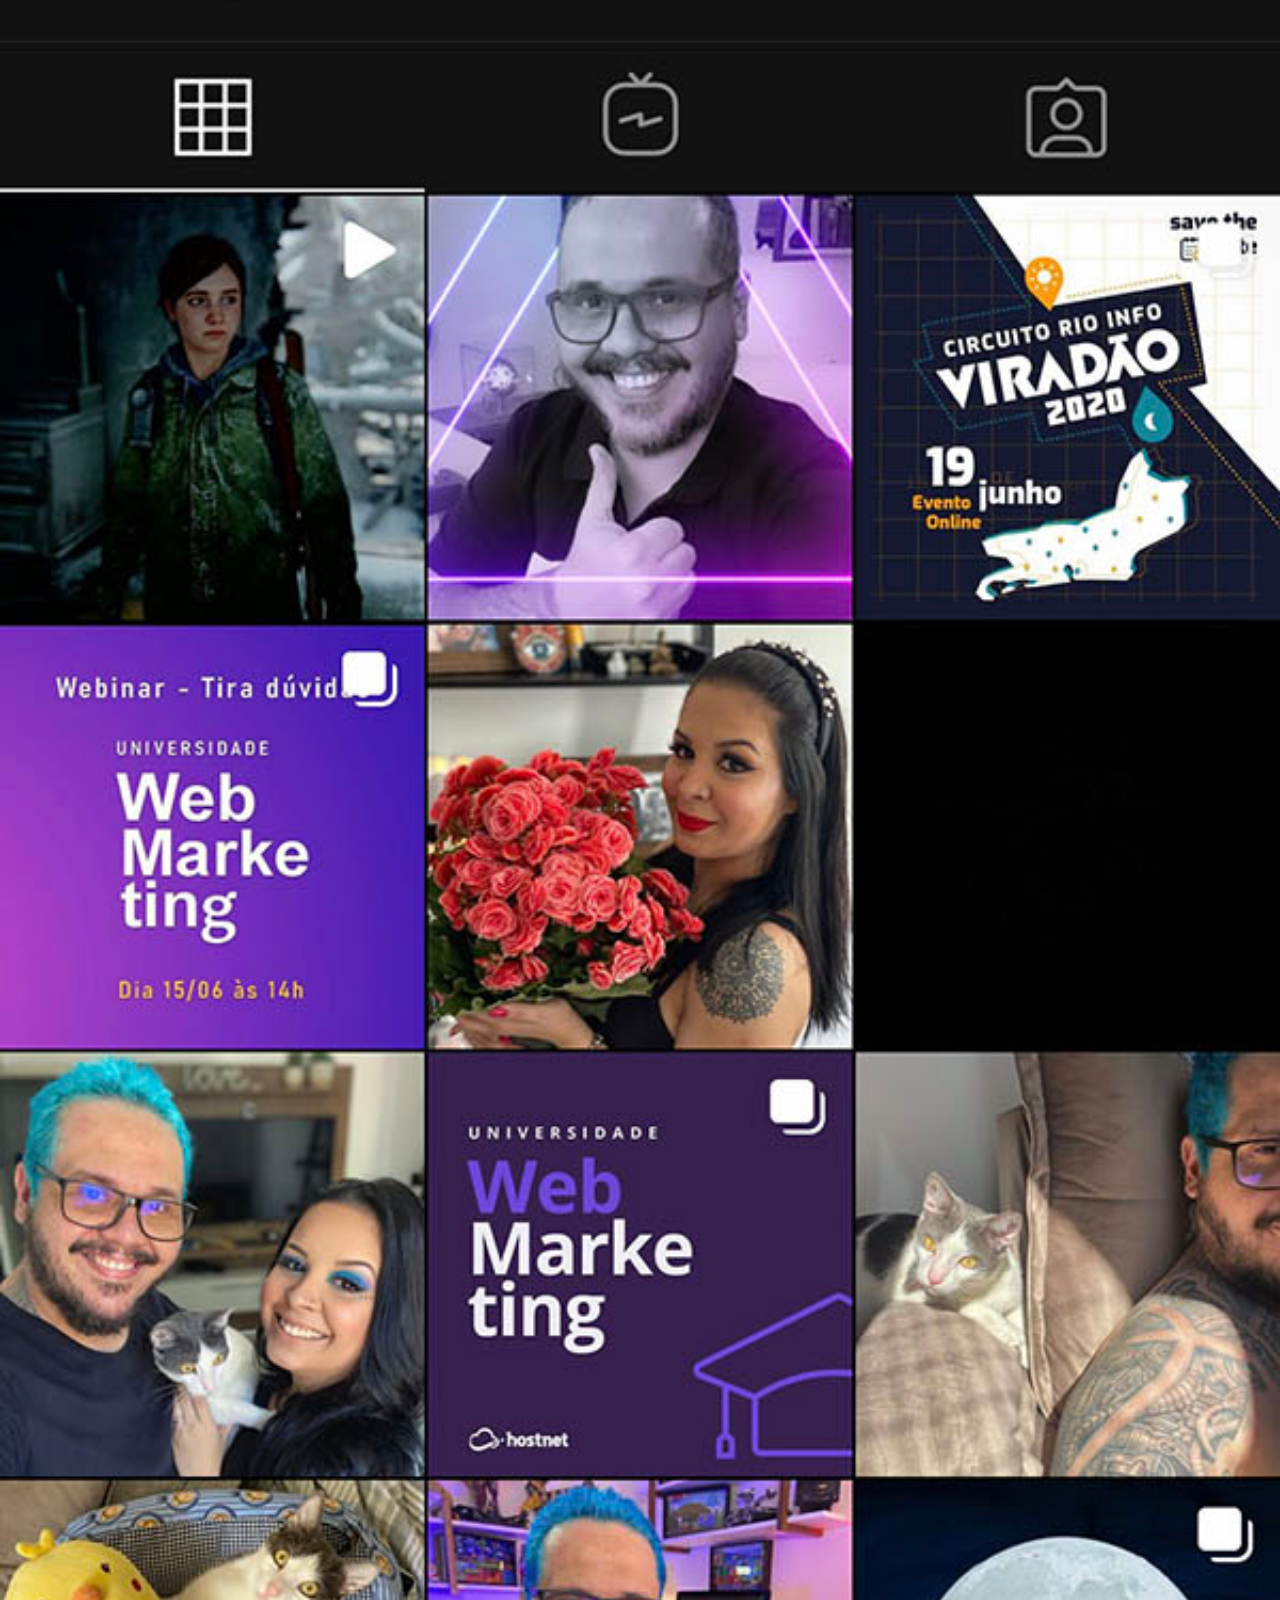
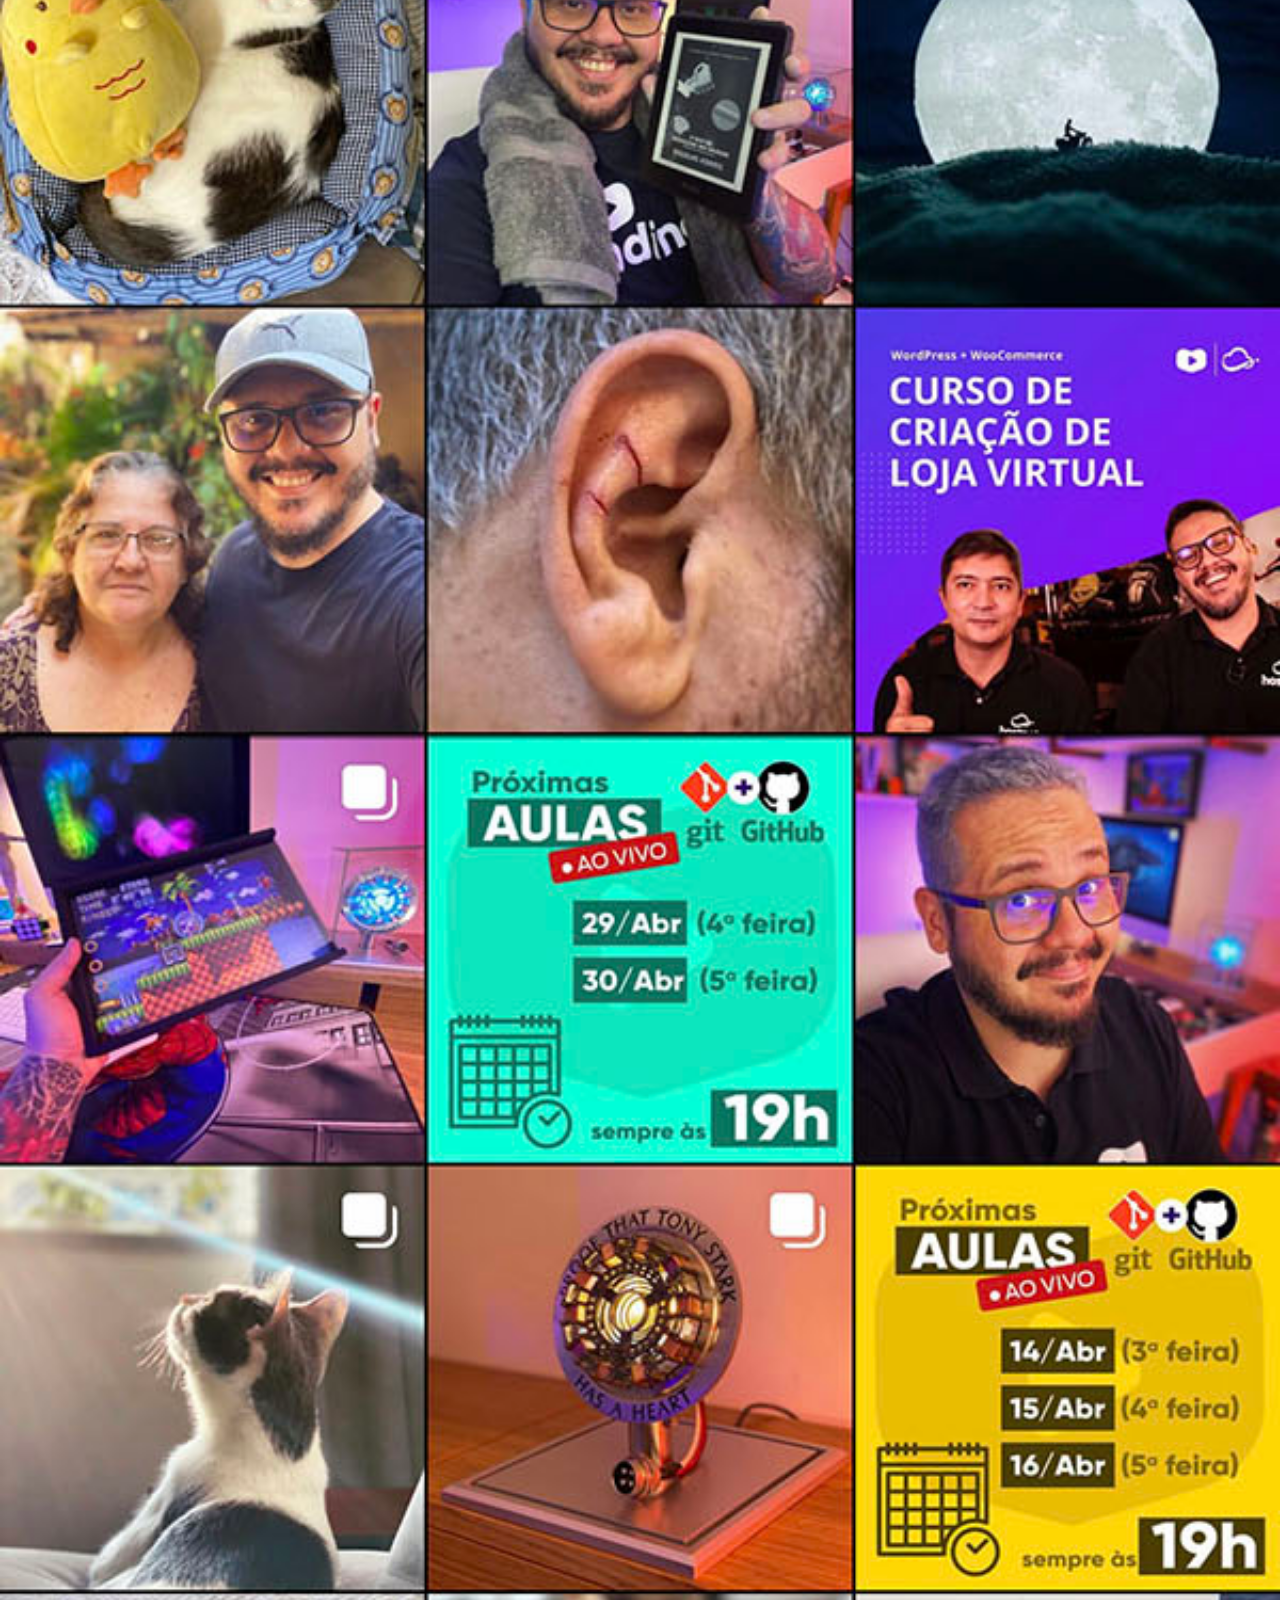
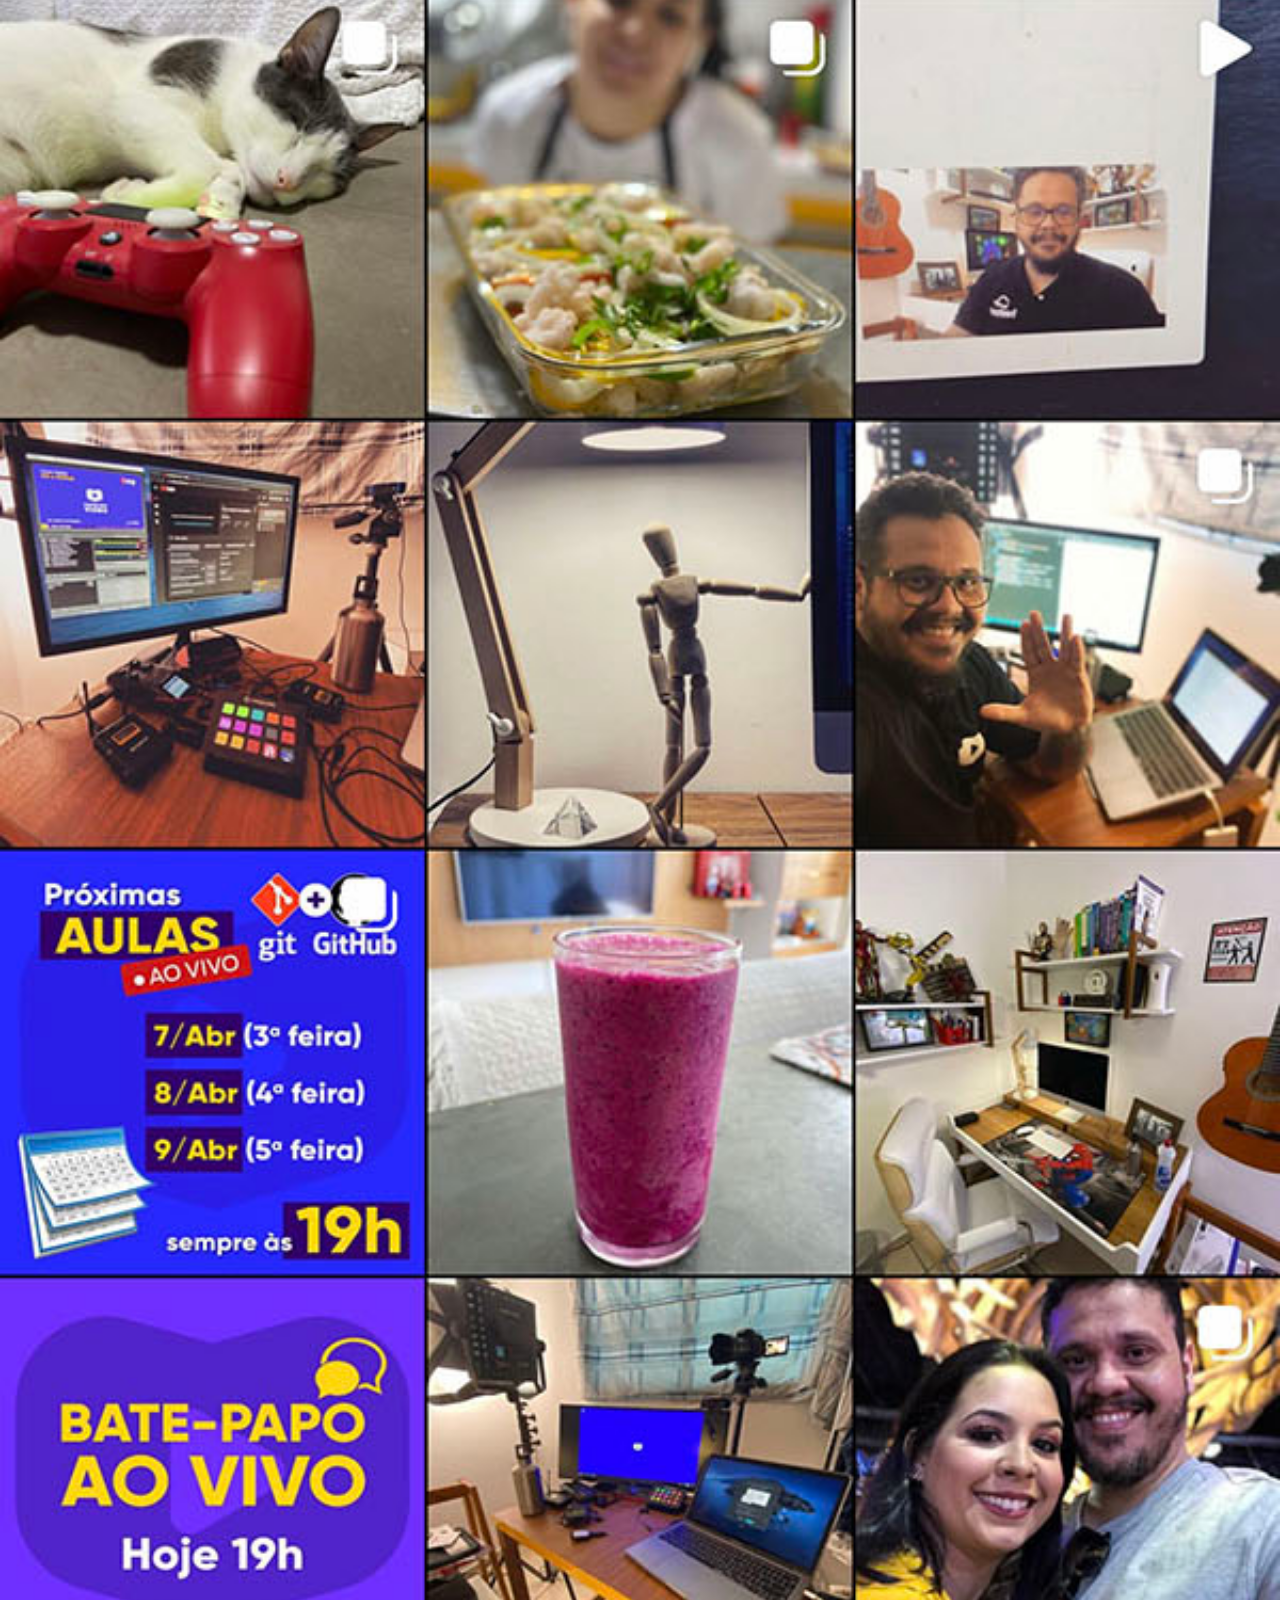
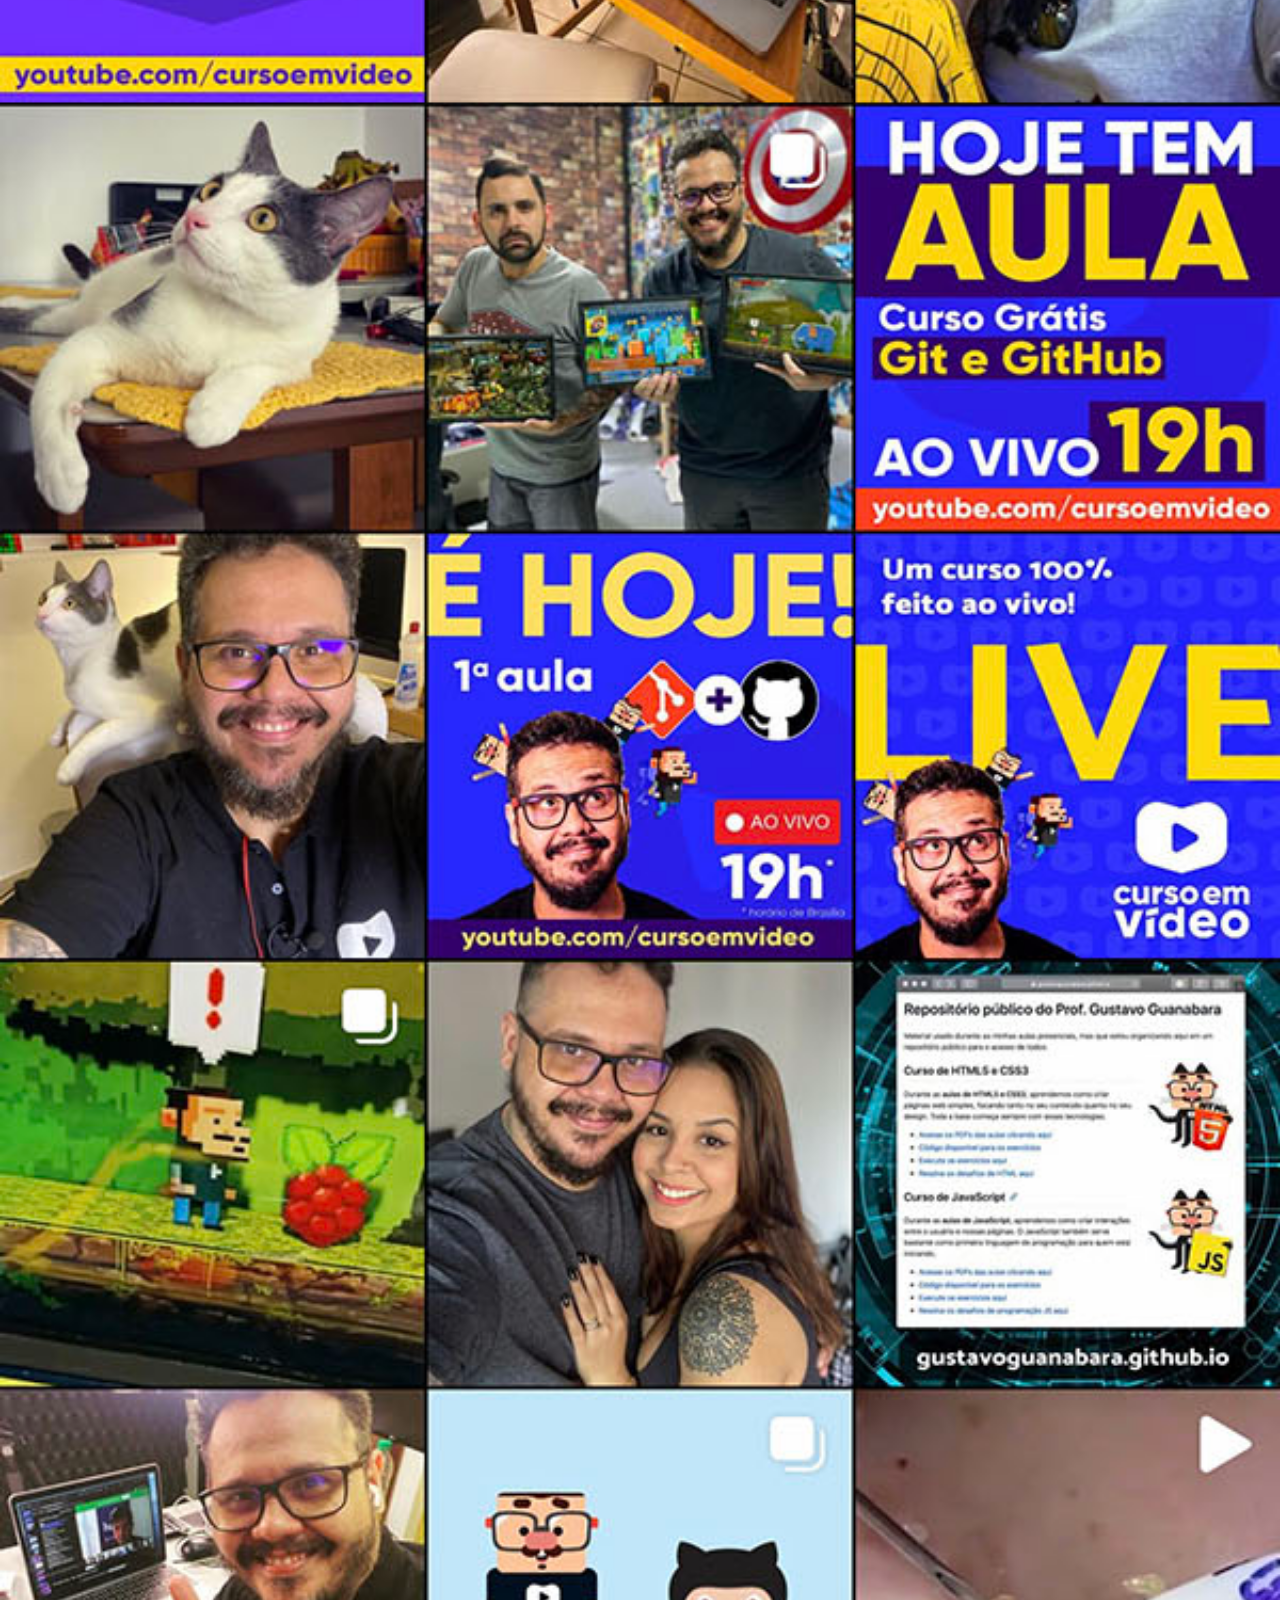
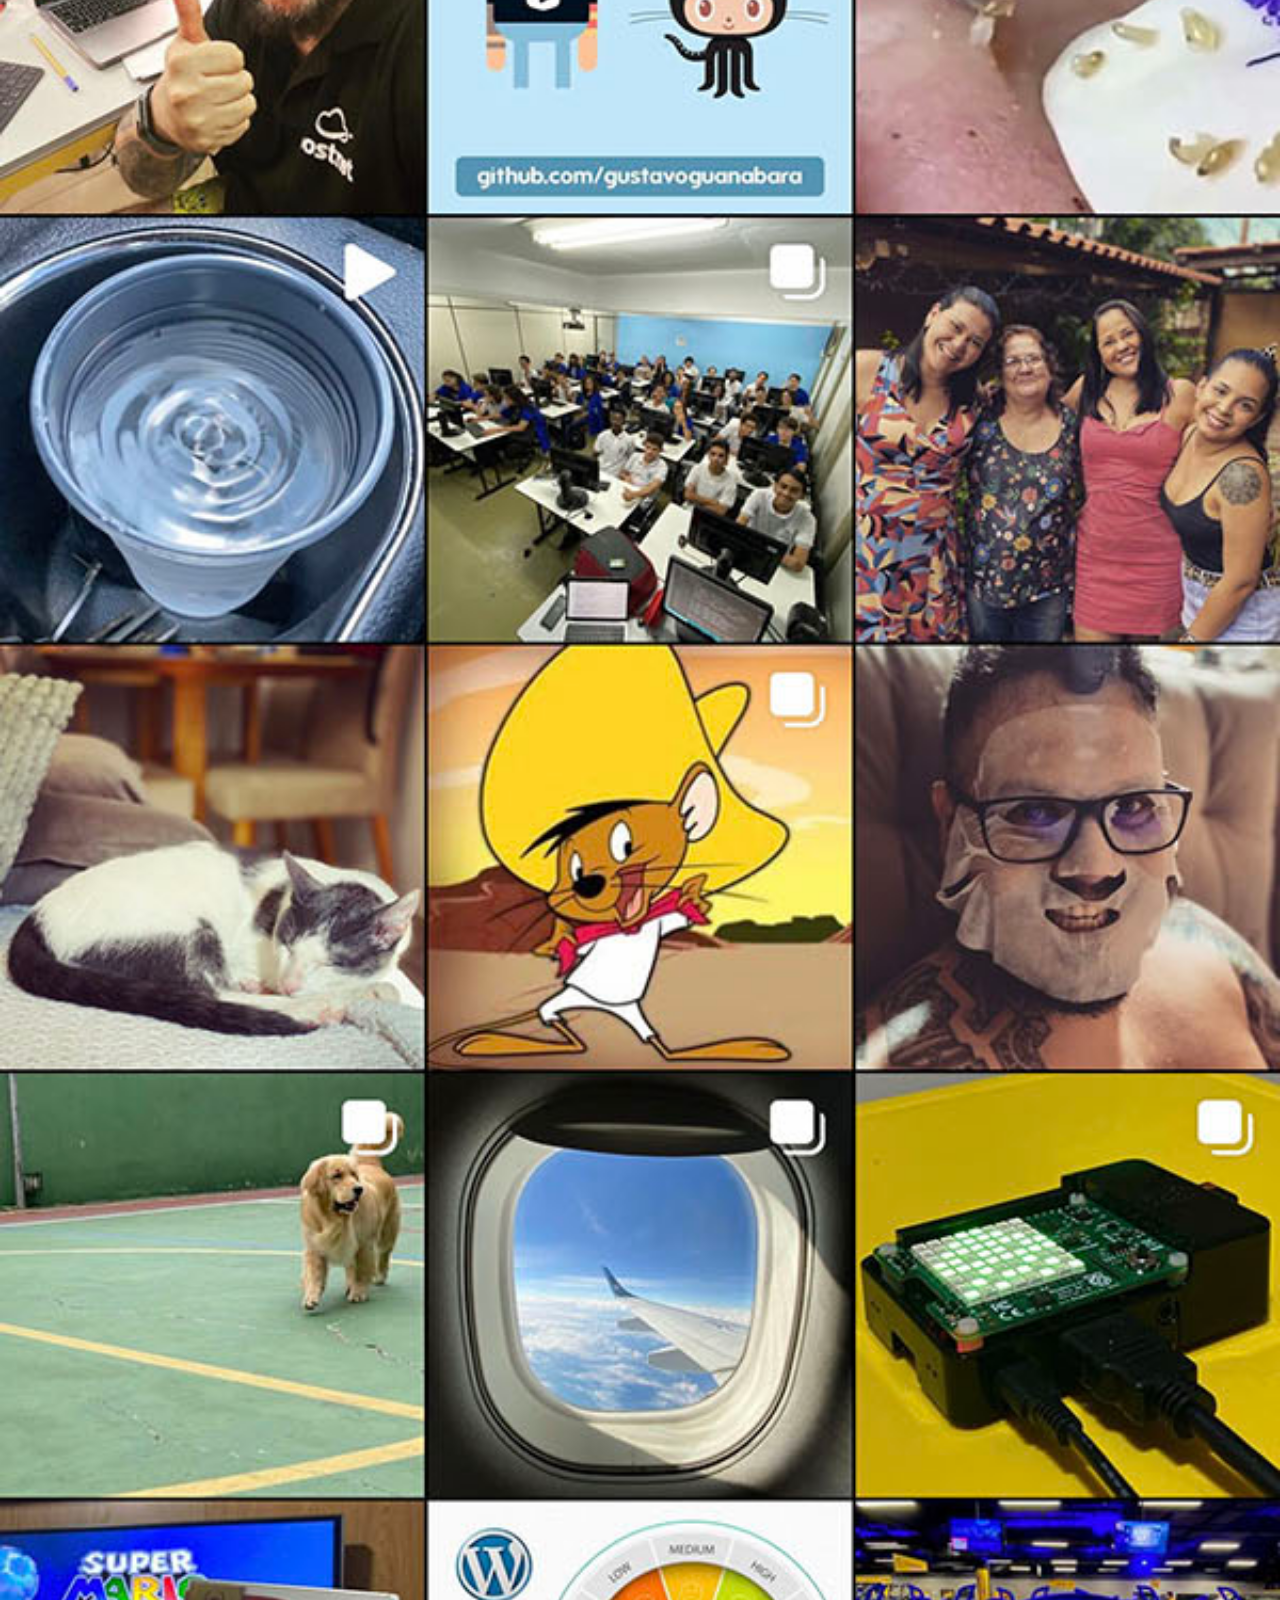
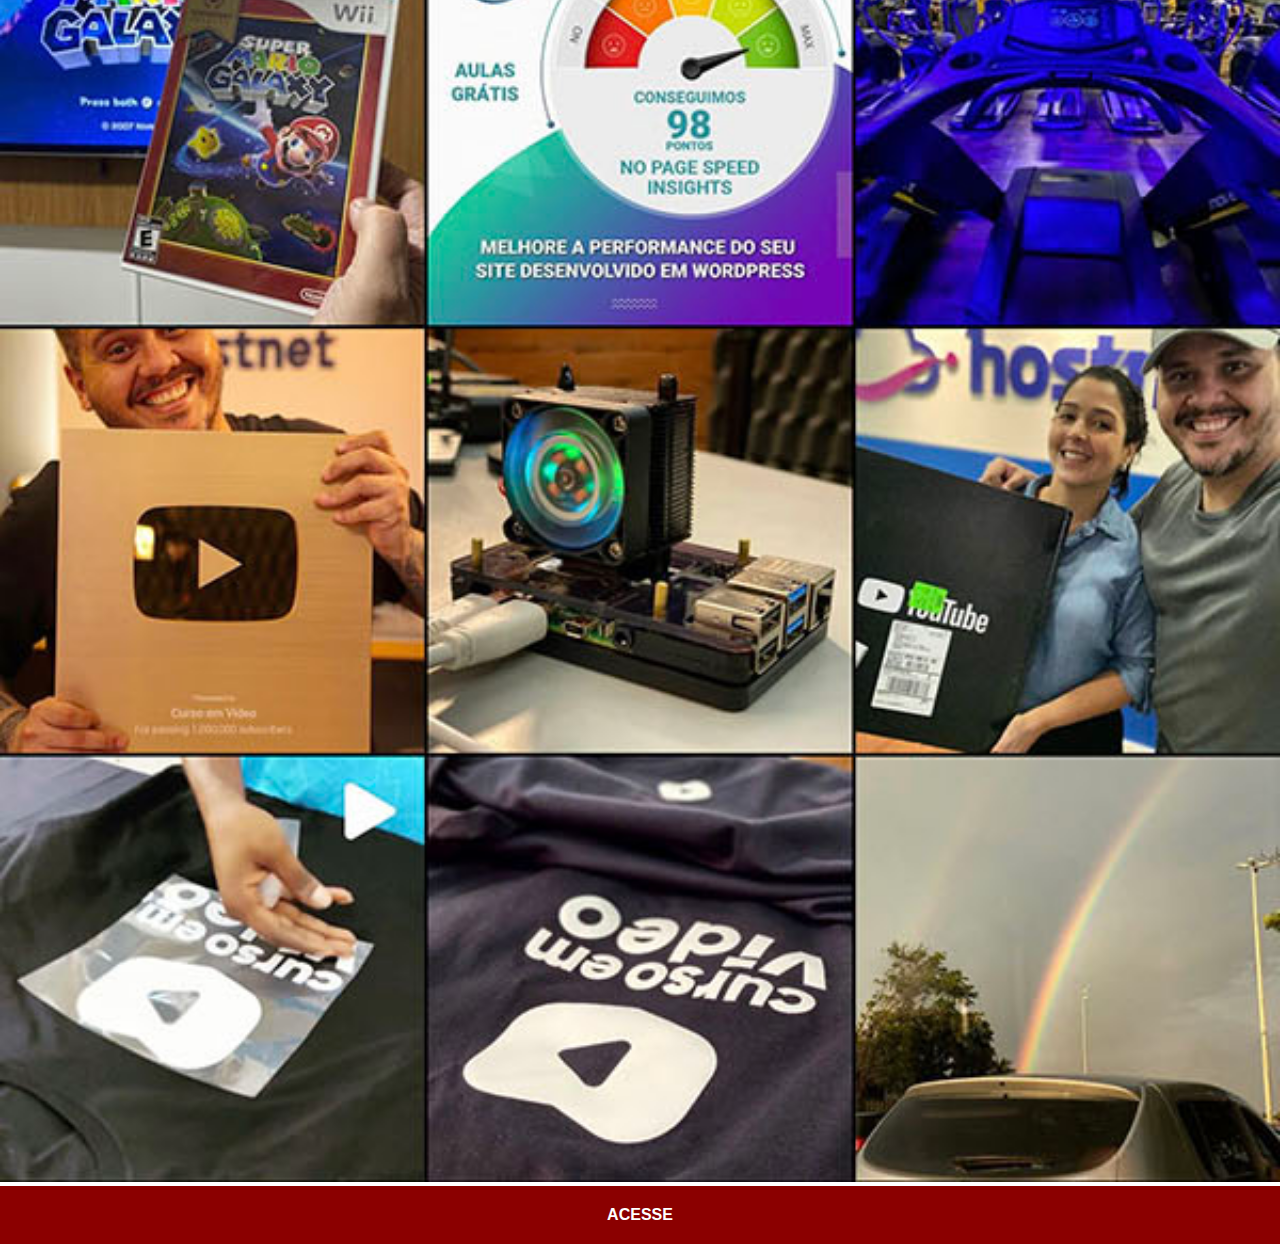
<file: instagram.html>
<!DOCTYPE html>
<html lang="pt-br">
<head>
    <meta charset="UTF-8">
    <meta http-equiv="X-UA-Compatible" content="IE=edge">
    <meta name="viewport" content="width=device-width, initial-scale=1.0">
    <title>Instagram</title>

    <link rel="stylesheet" href="estilos/social.css">
</head>
<body>

    <img src="imagens/tela-instagram.jpg" alt="Intagram">
    <a href="https://www.instagram.com/isaiasaes/" target="_blank">ACESSE</a>
    
</body>
</html>
</file>
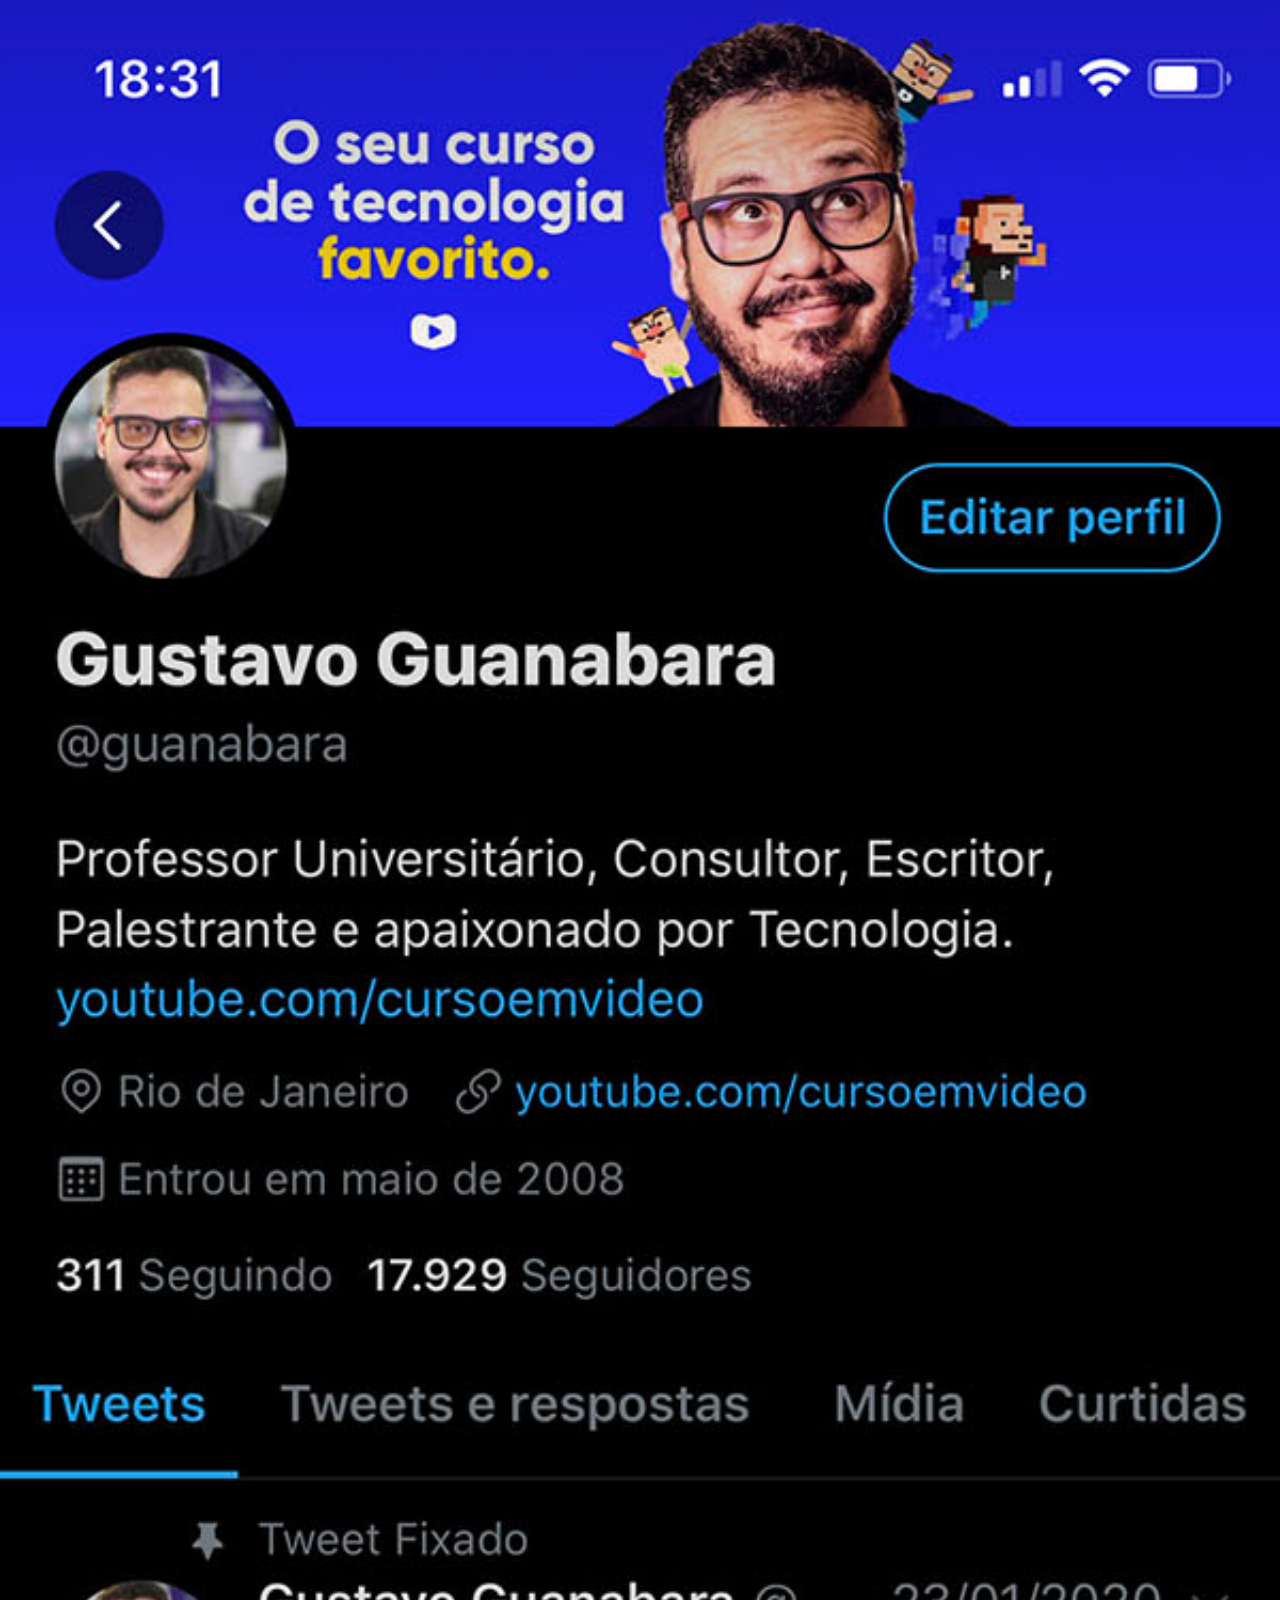
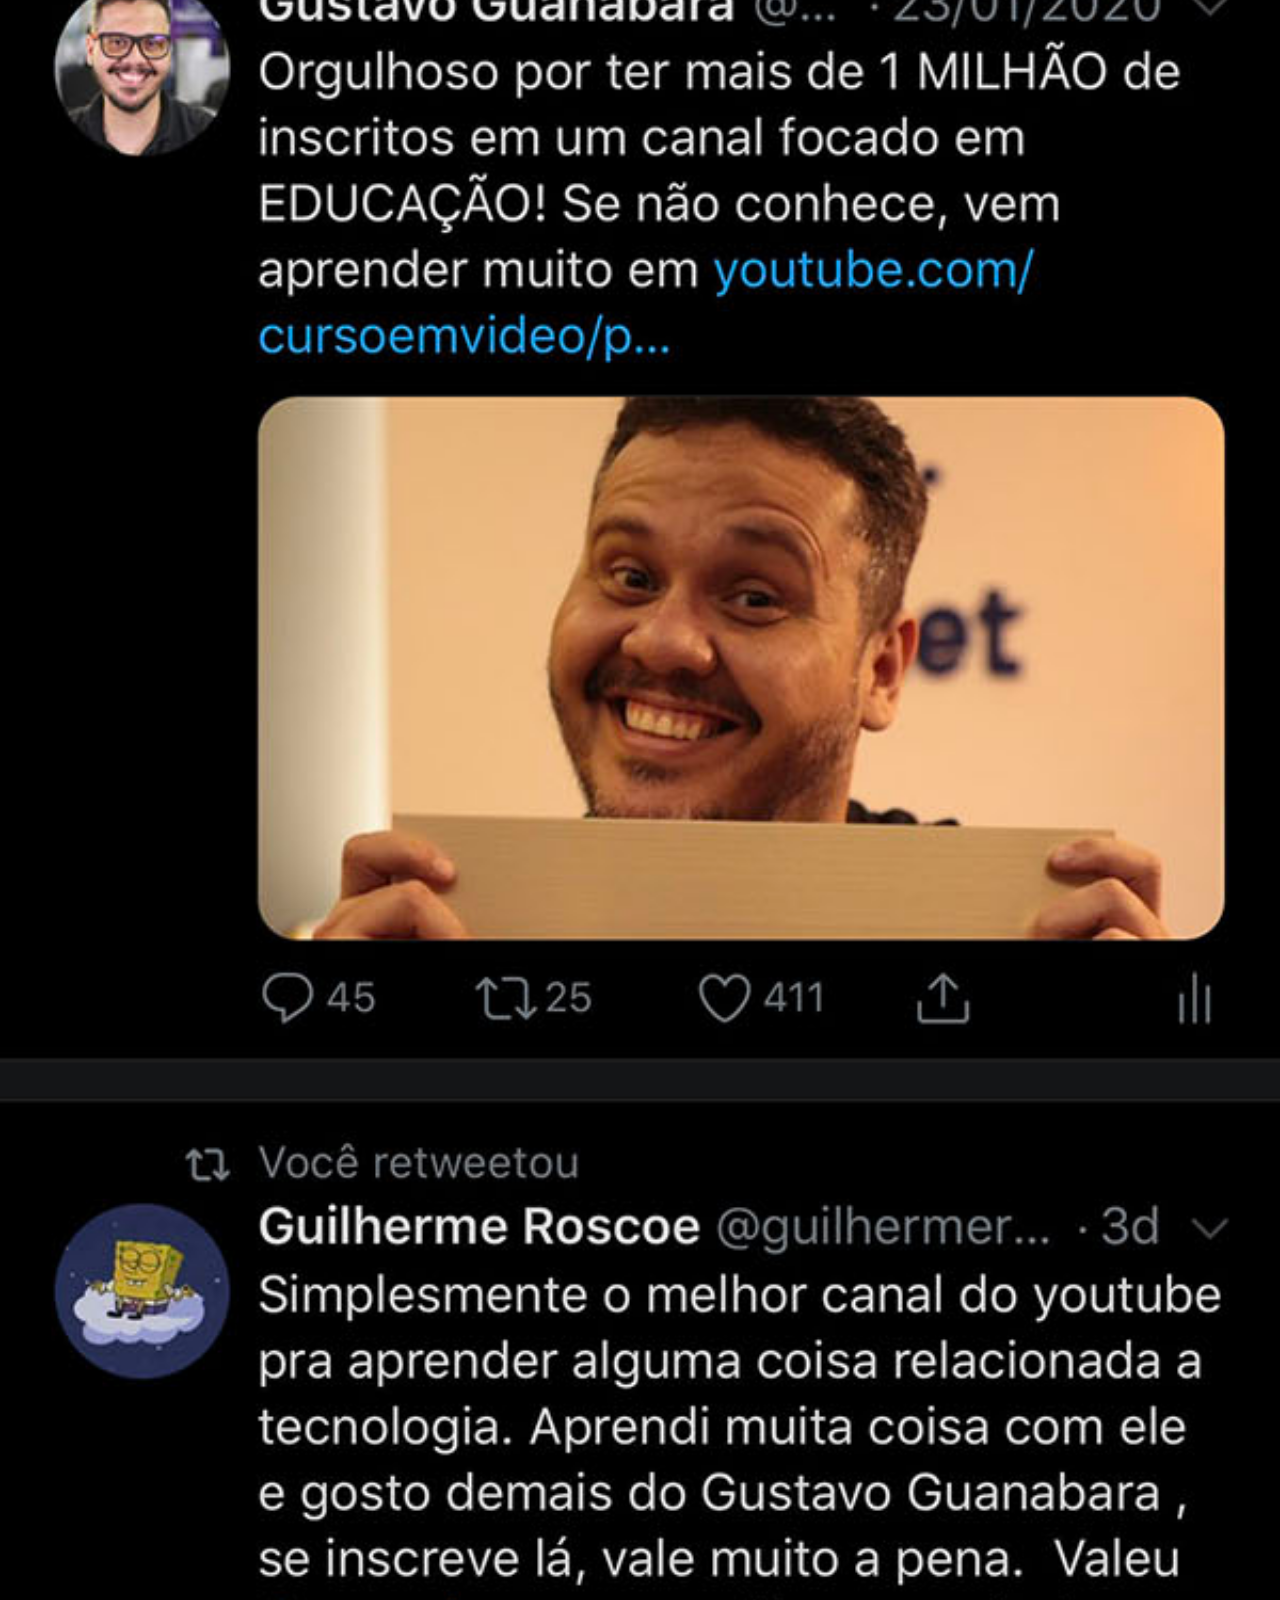
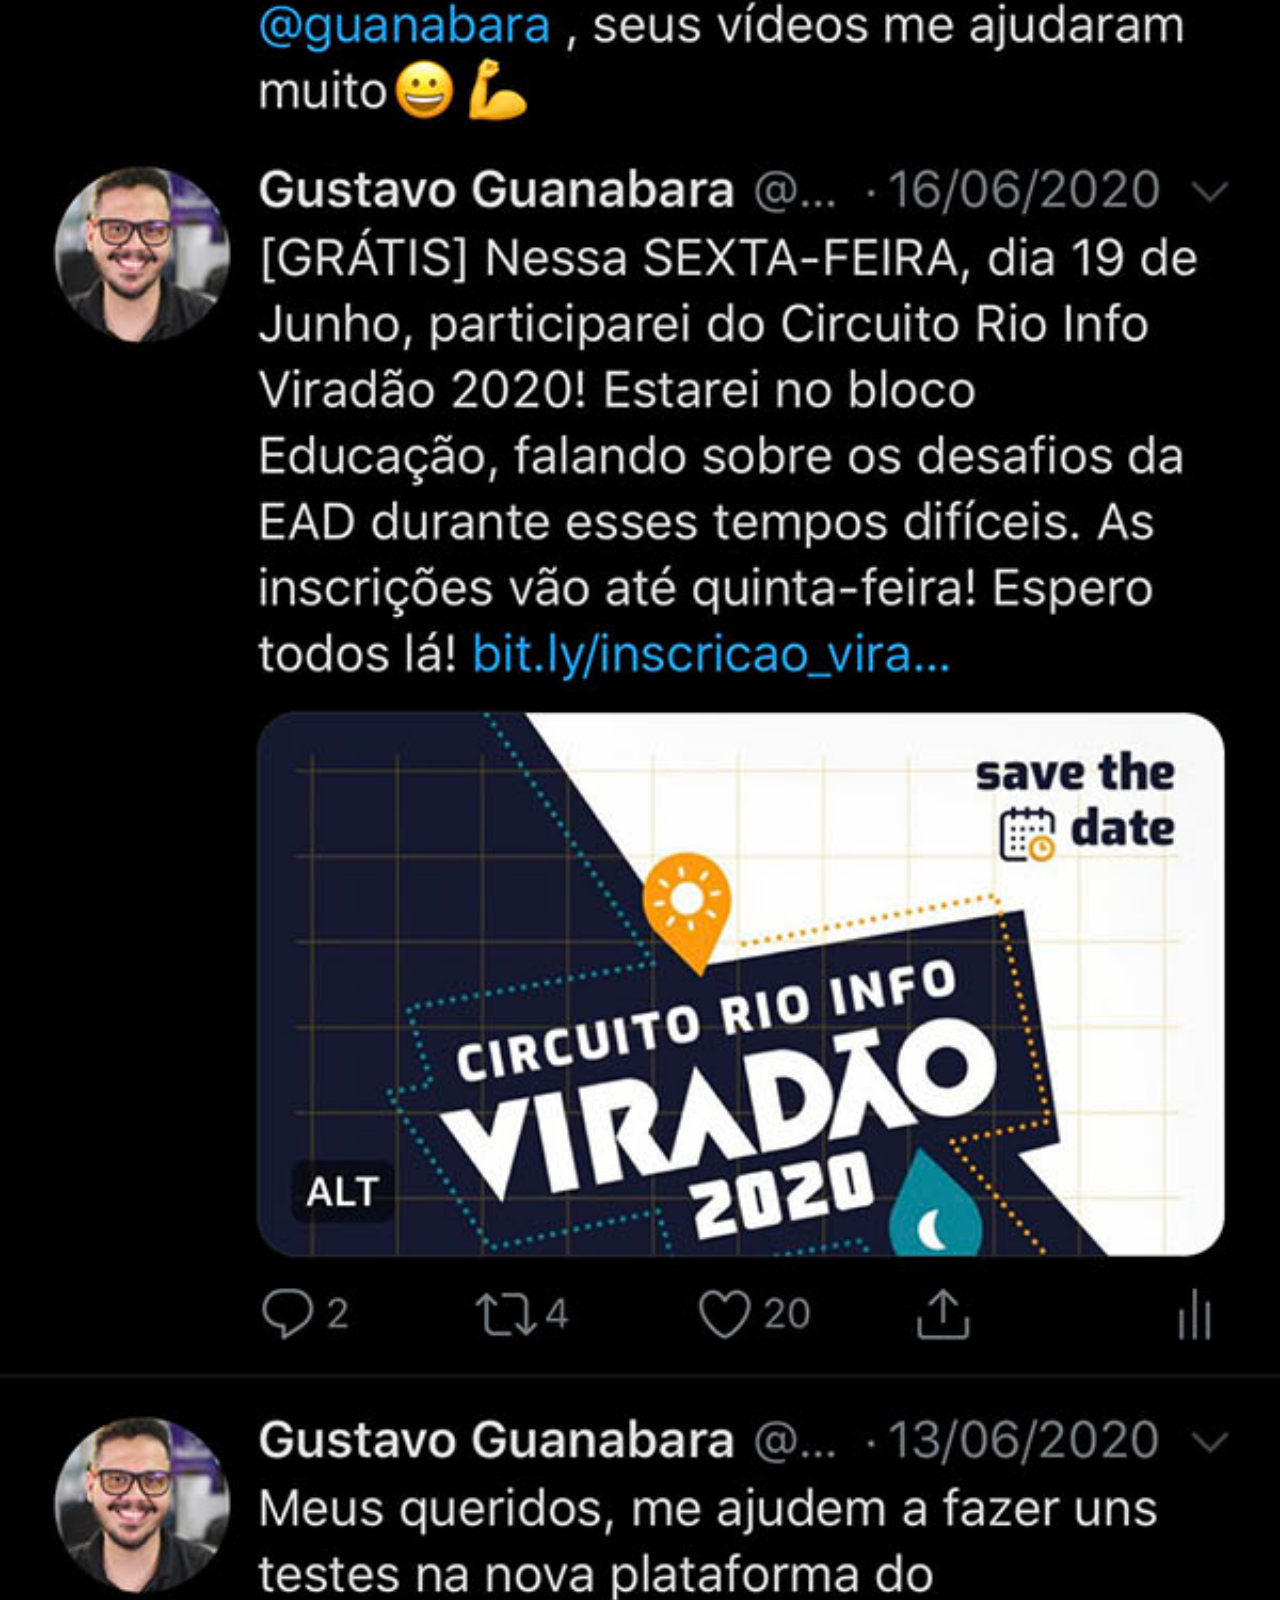
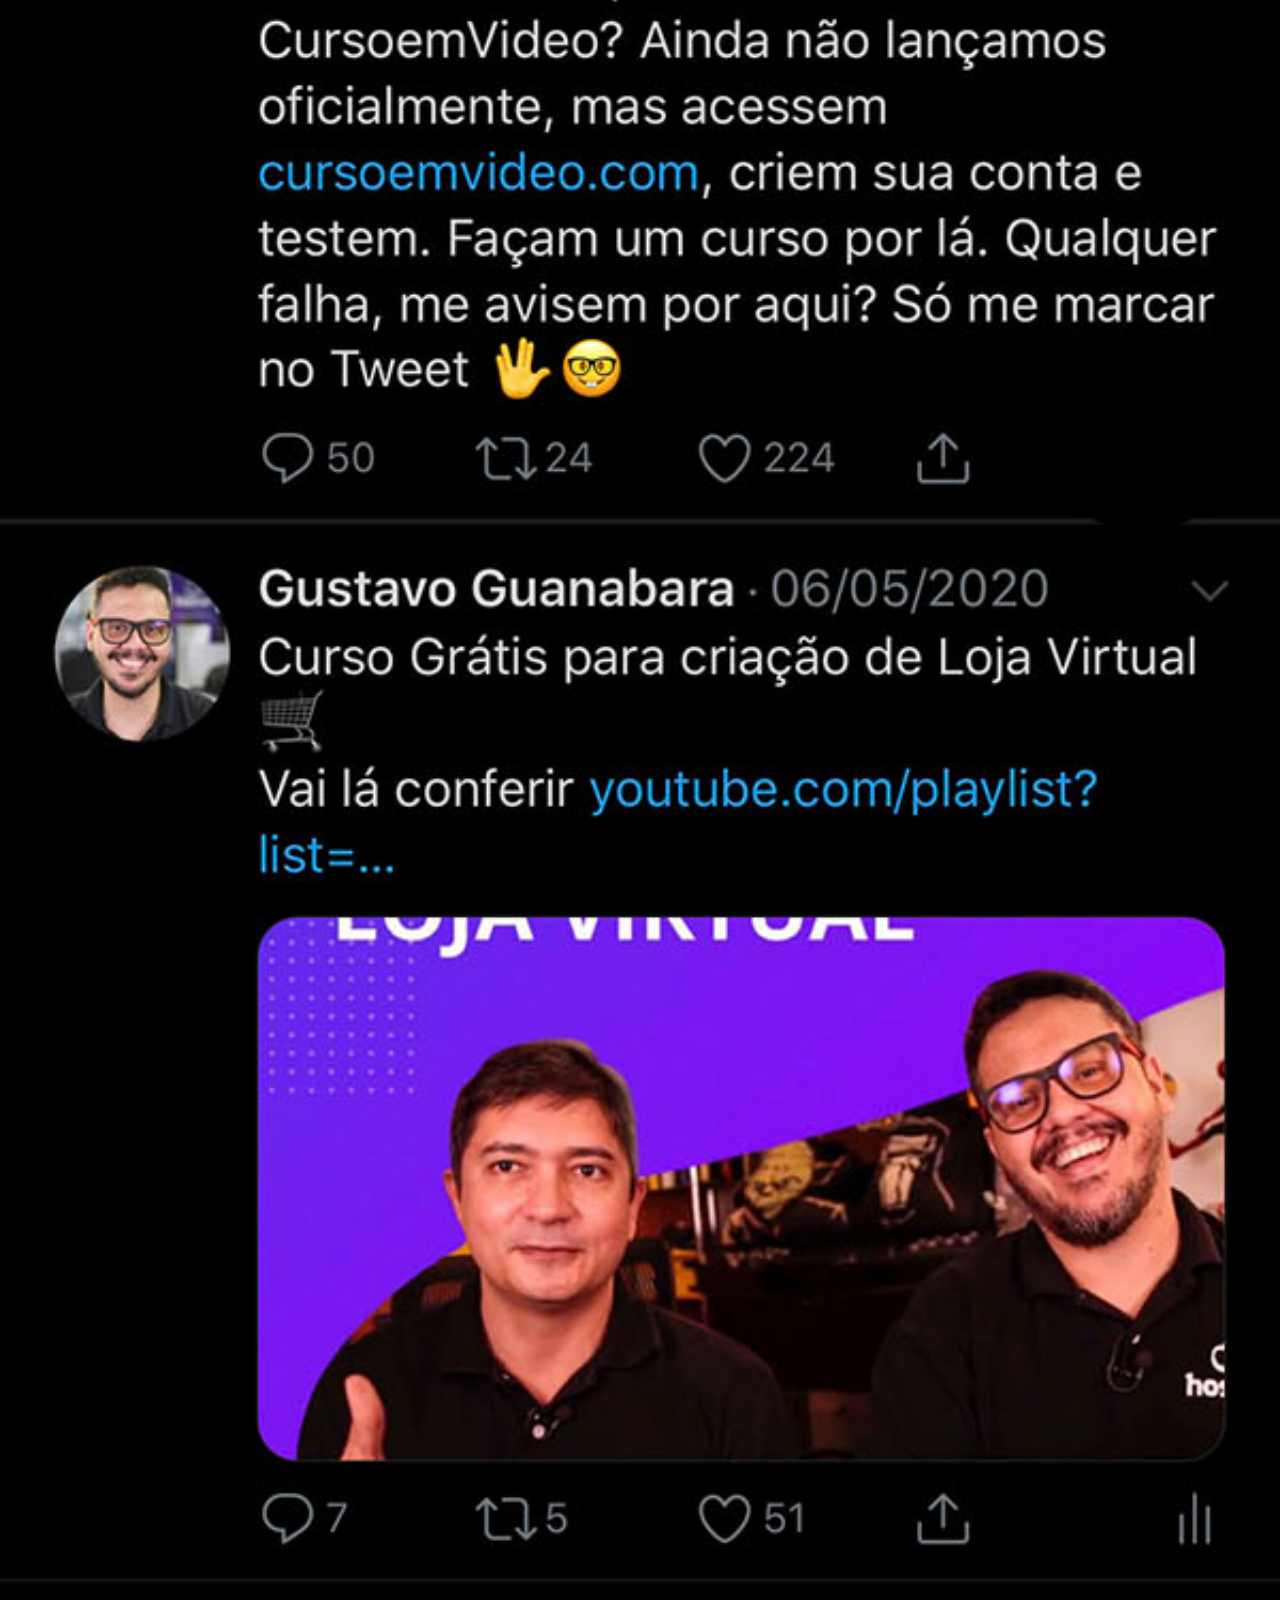
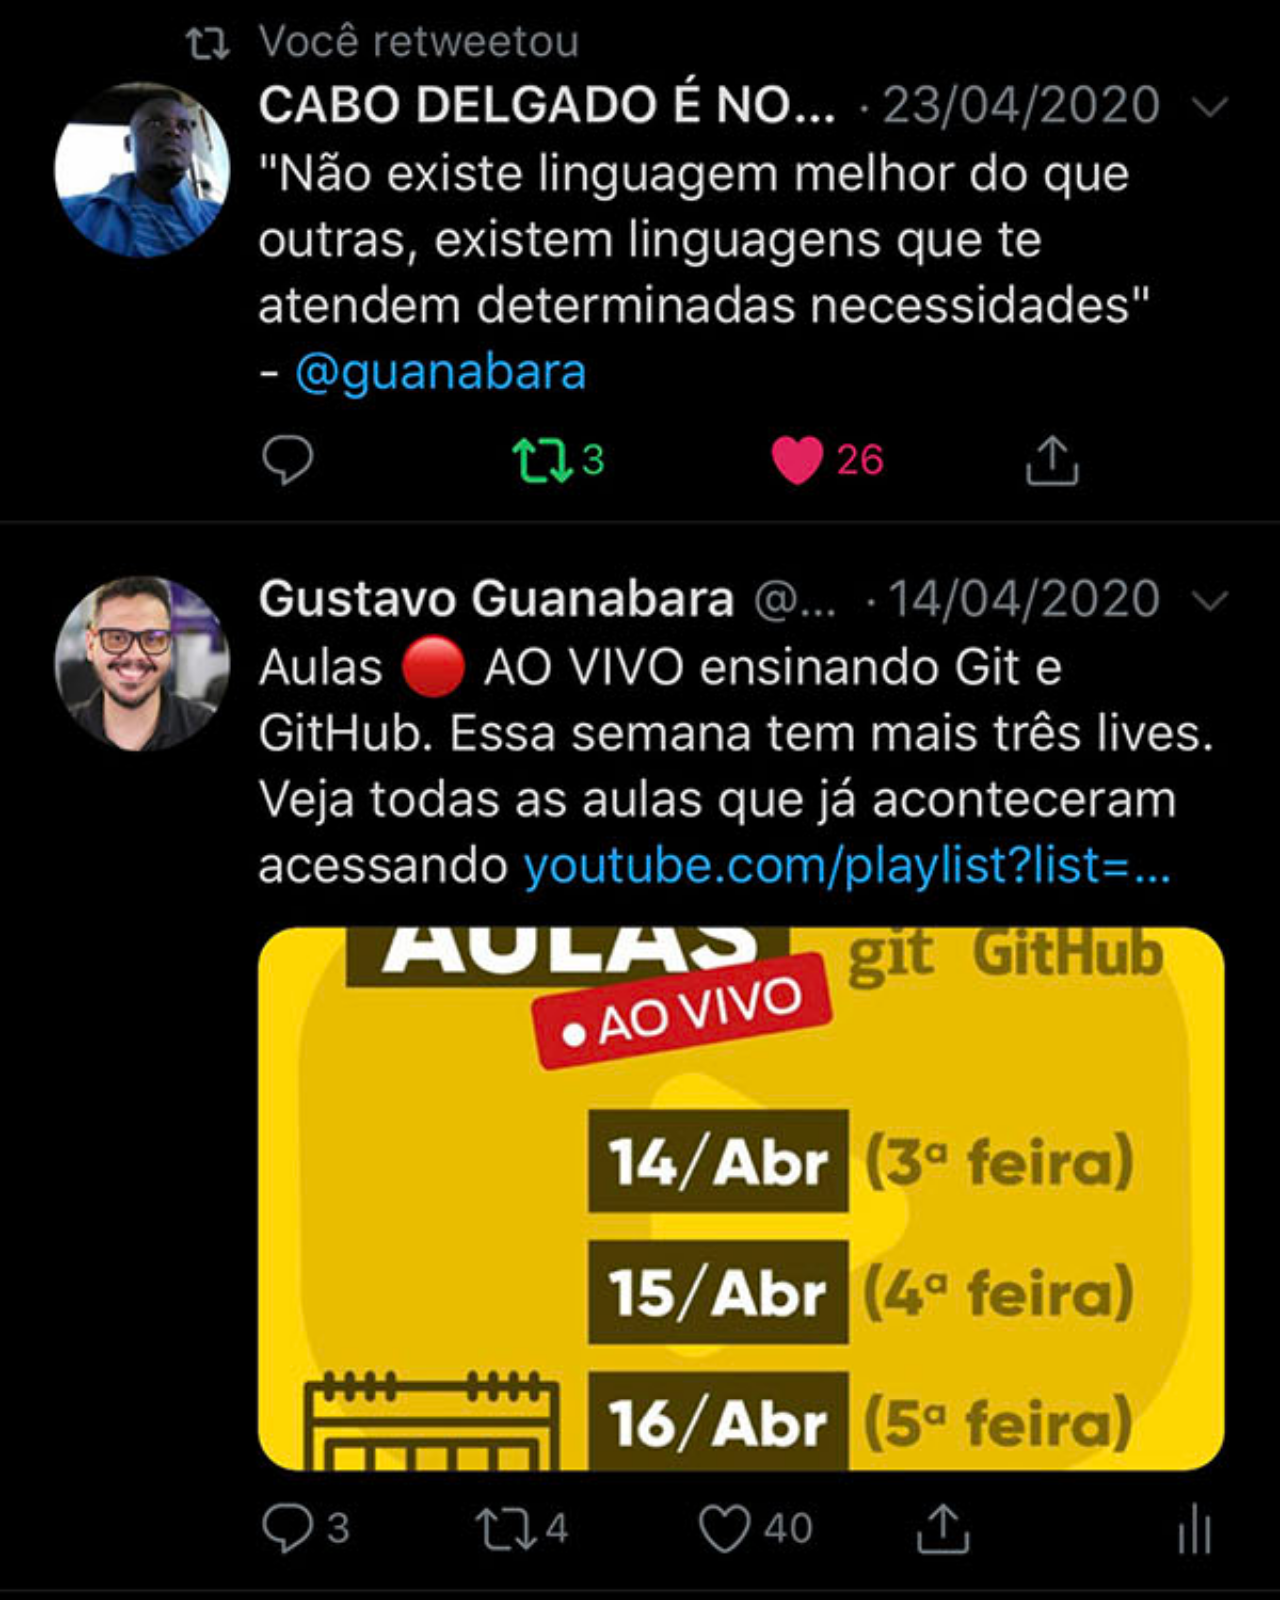
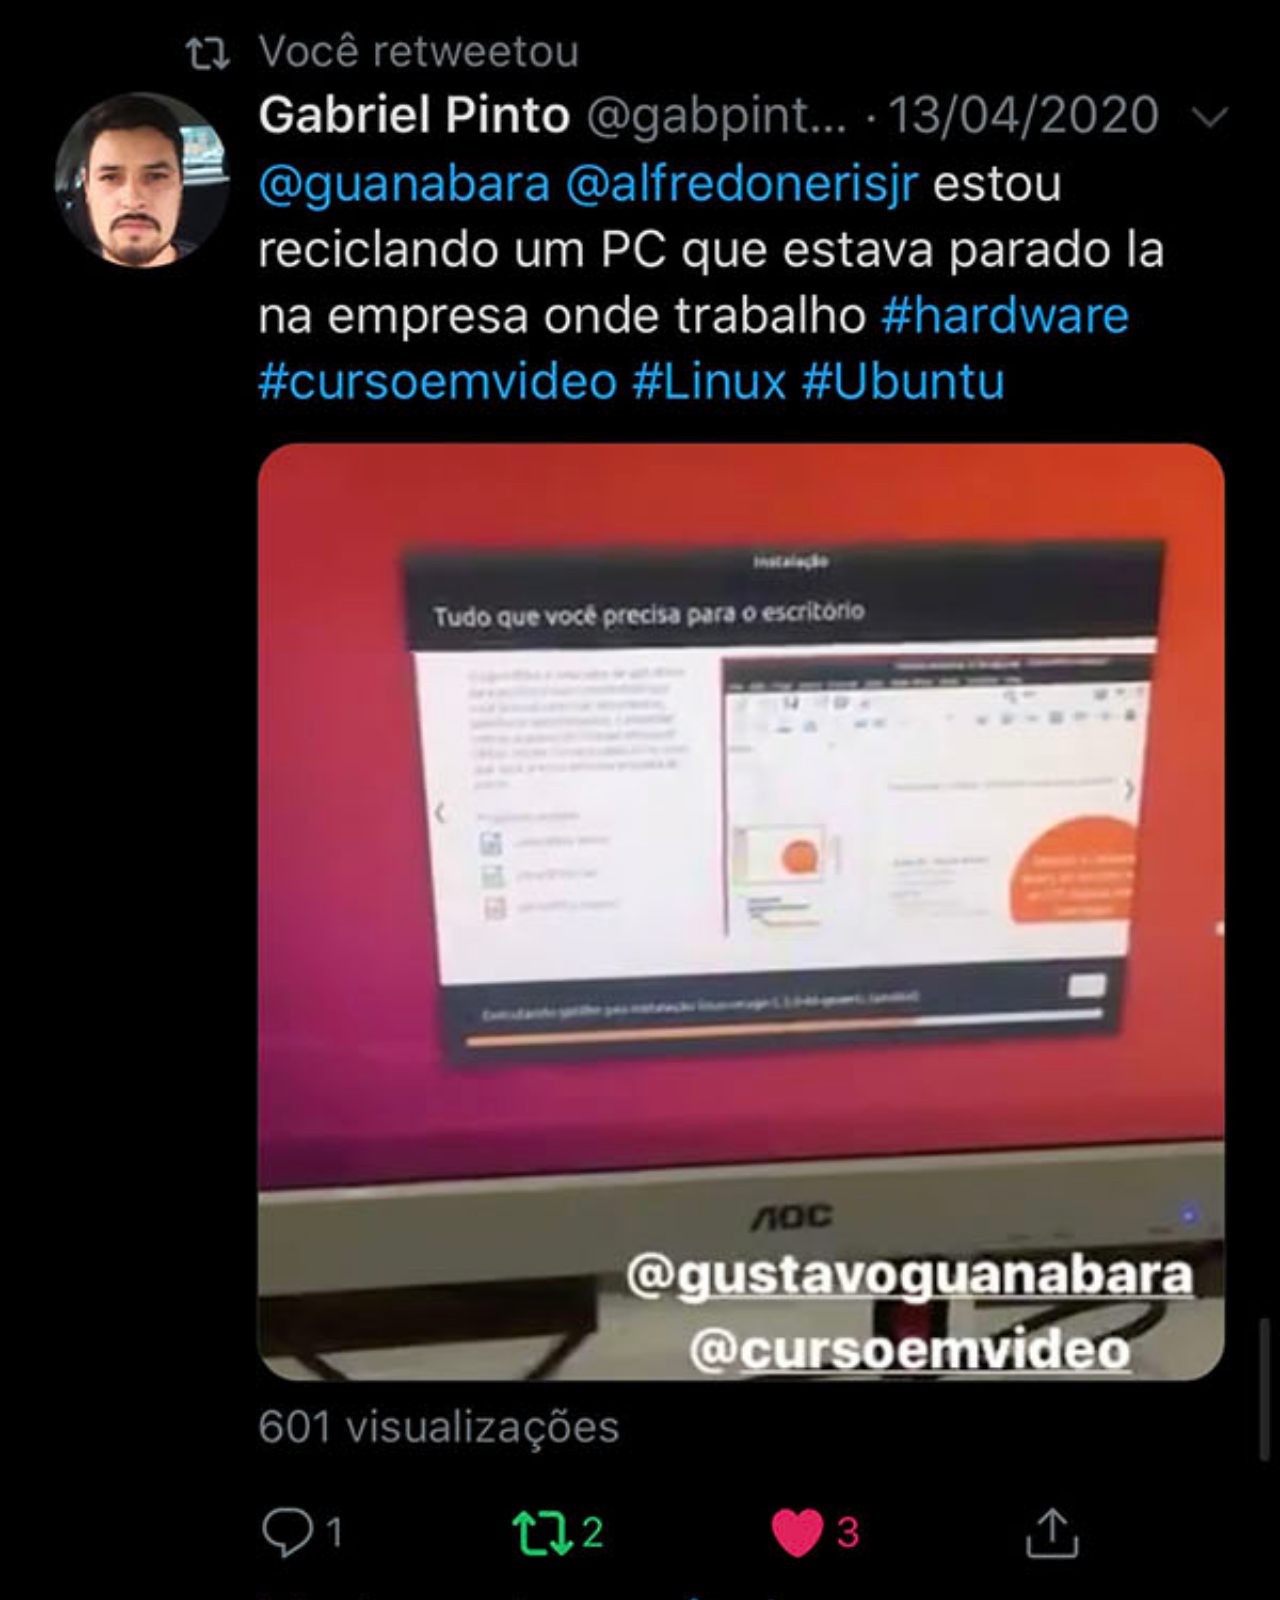
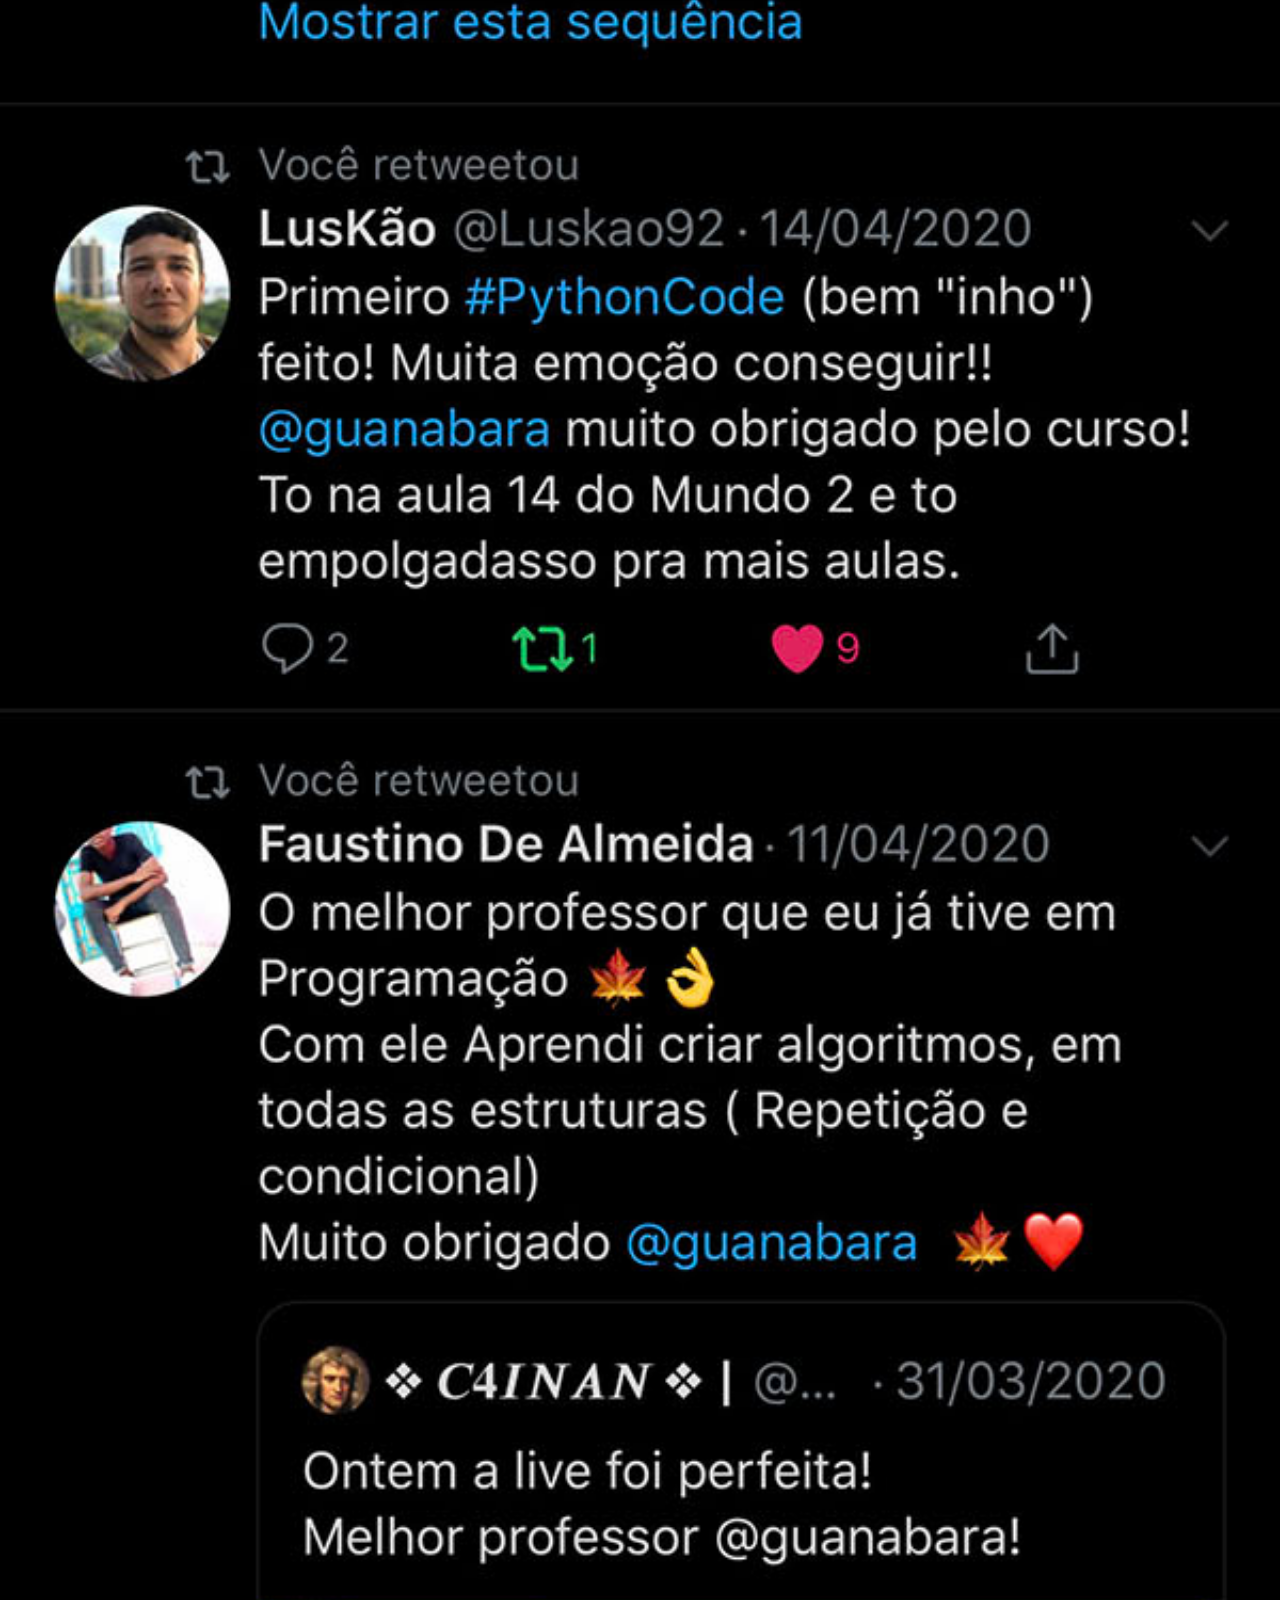
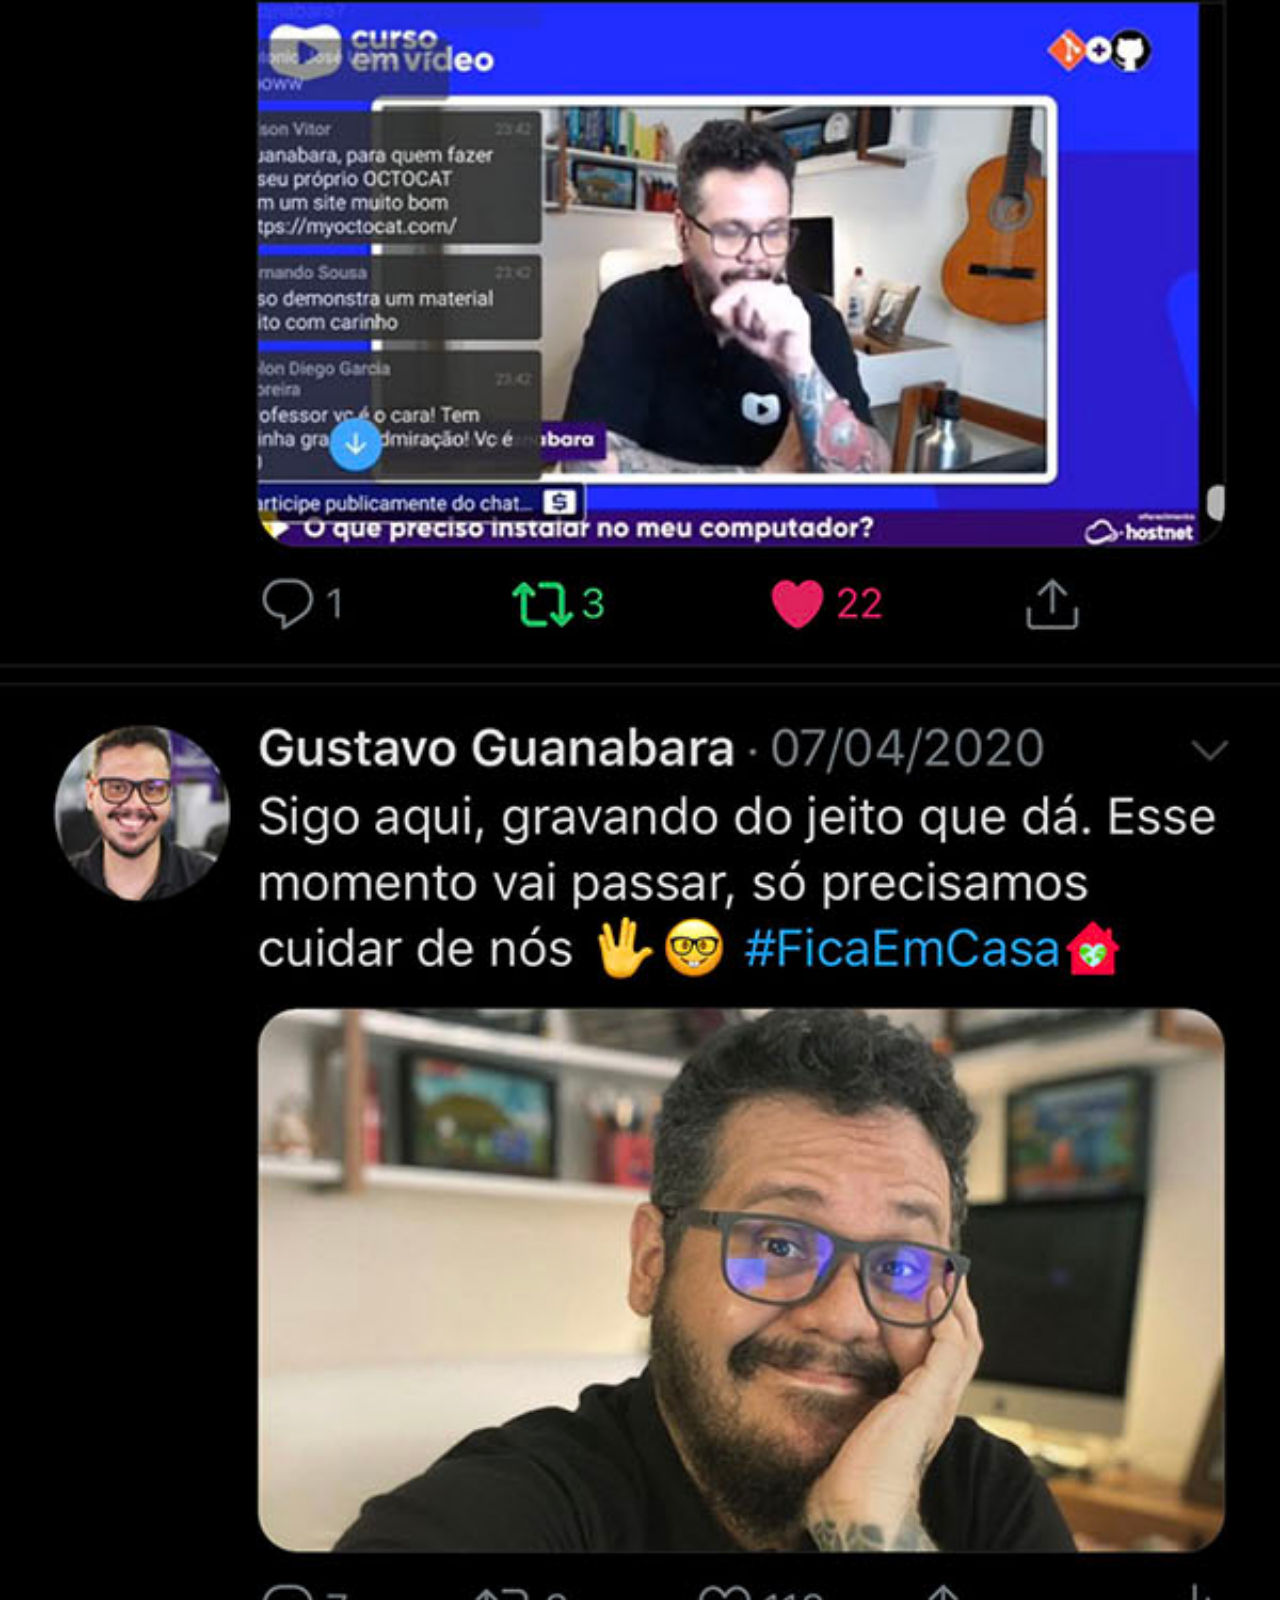
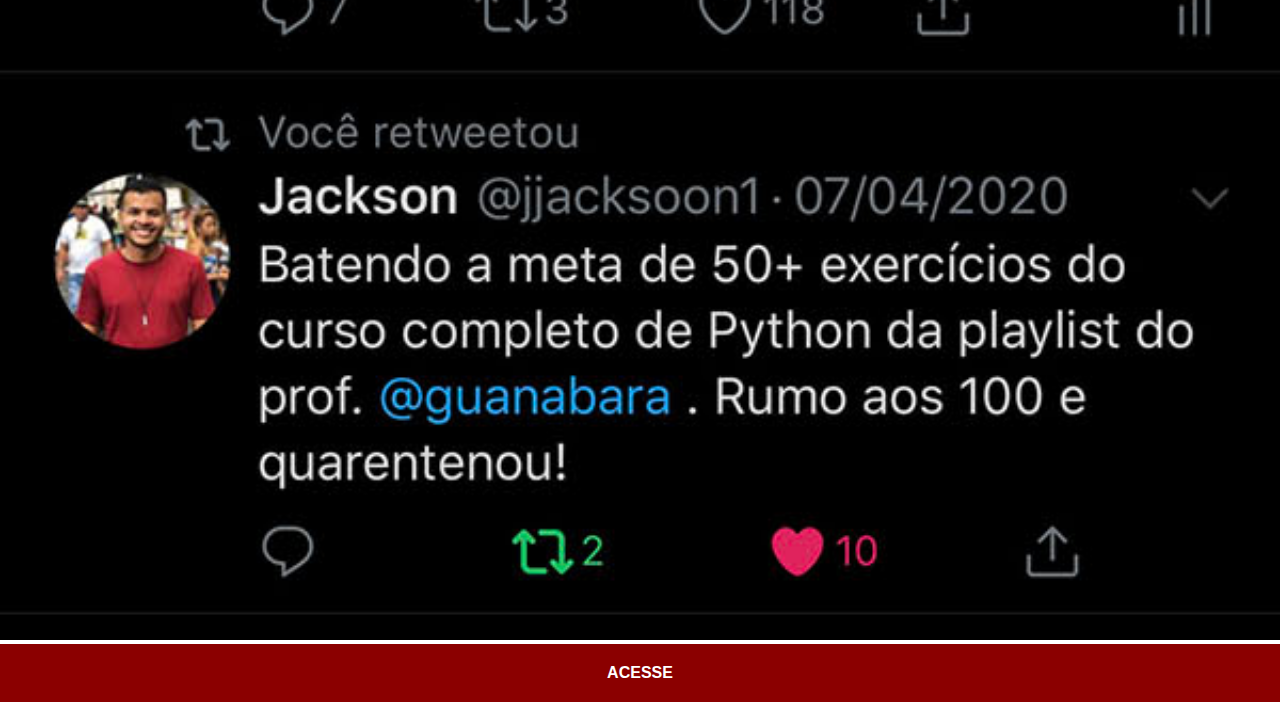
<file: twitter.html>
<!DOCTYPE html>
<html lang="pt-br">
<head>
    <meta charset="UTF-8">
    <meta http-equiv="X-UA-Compatible" content="IE=edge">
    <meta name="viewport" content="width=device-width, initial-scale=1.0">
    <title>Twitter</title>

    <link rel="stylesheet" href="estilos/social.css">
</head>
<body>
    <img src="imagens/tela-twitter.jpg" alt="Twitter">
    <a href="https://mobile.twitter.com/isaias_aes" target="_blank">ACESSE</a>
    
</body>
</html>
</file>
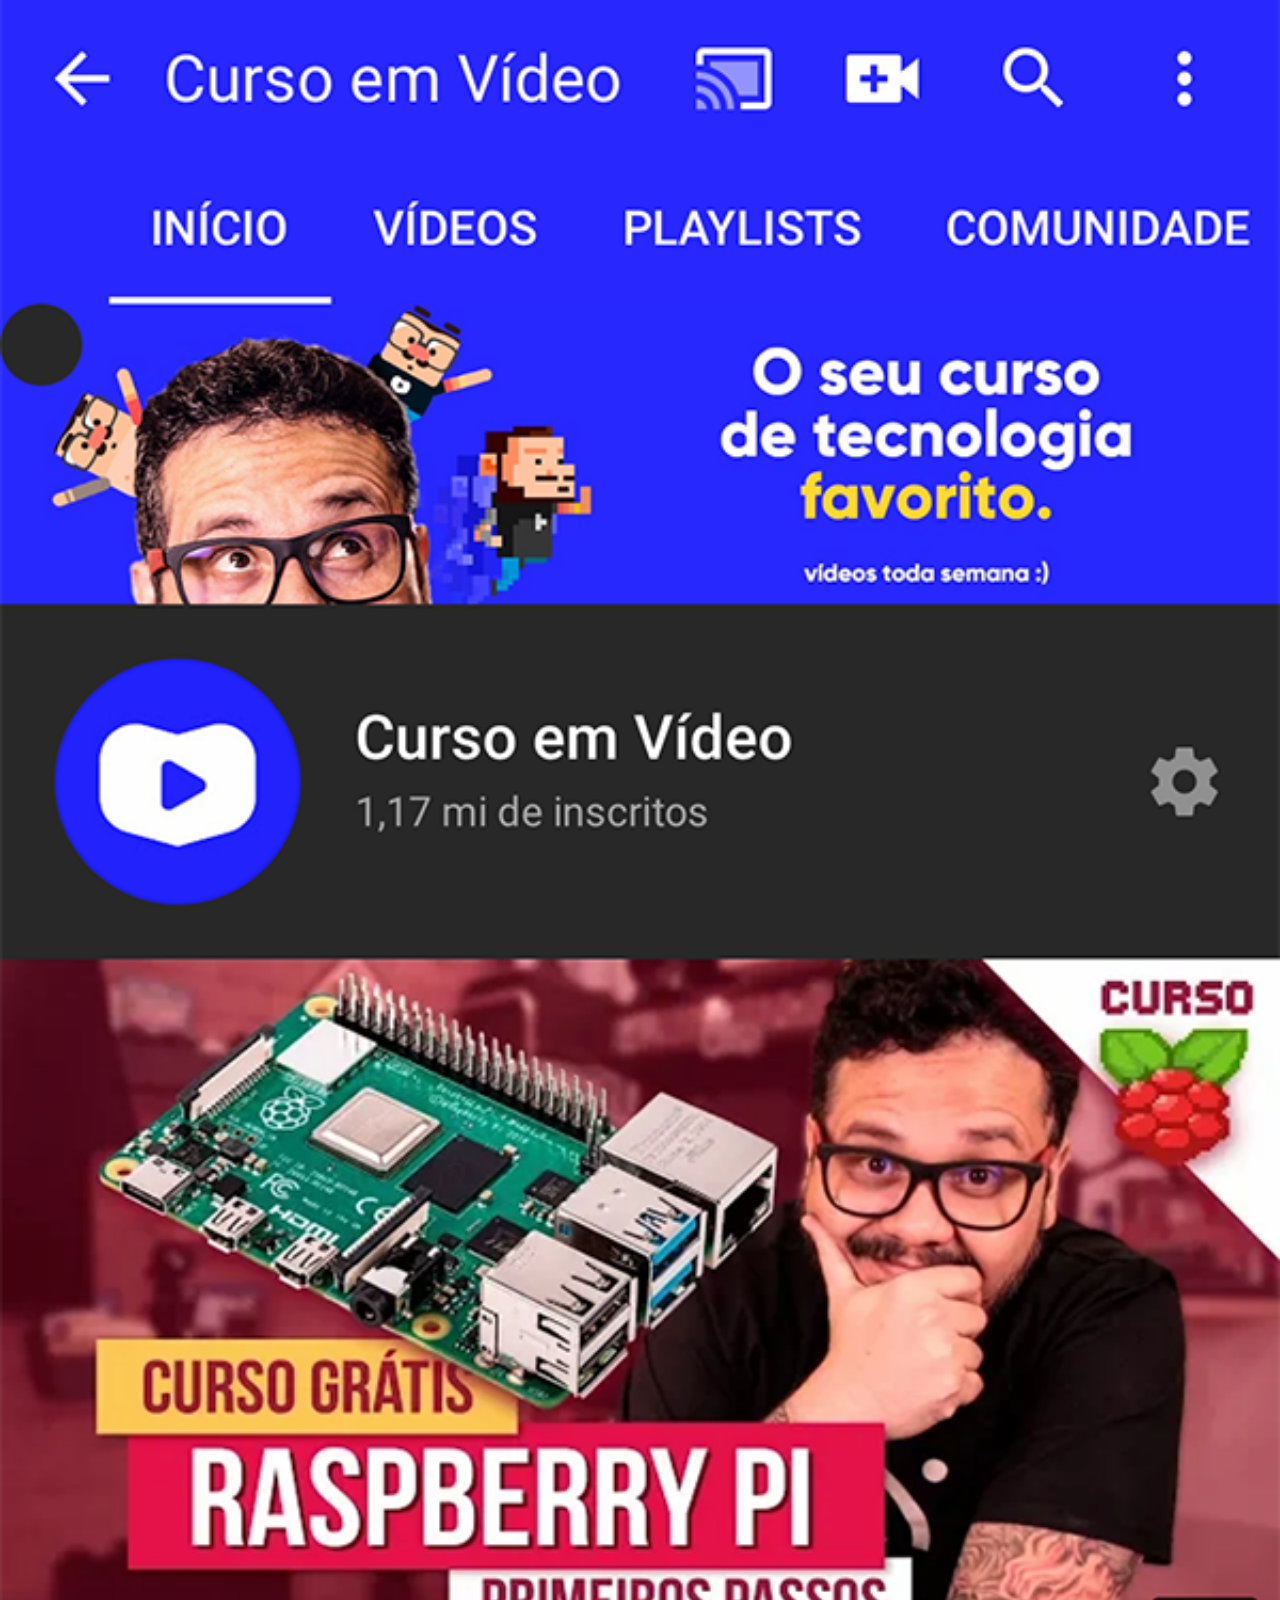
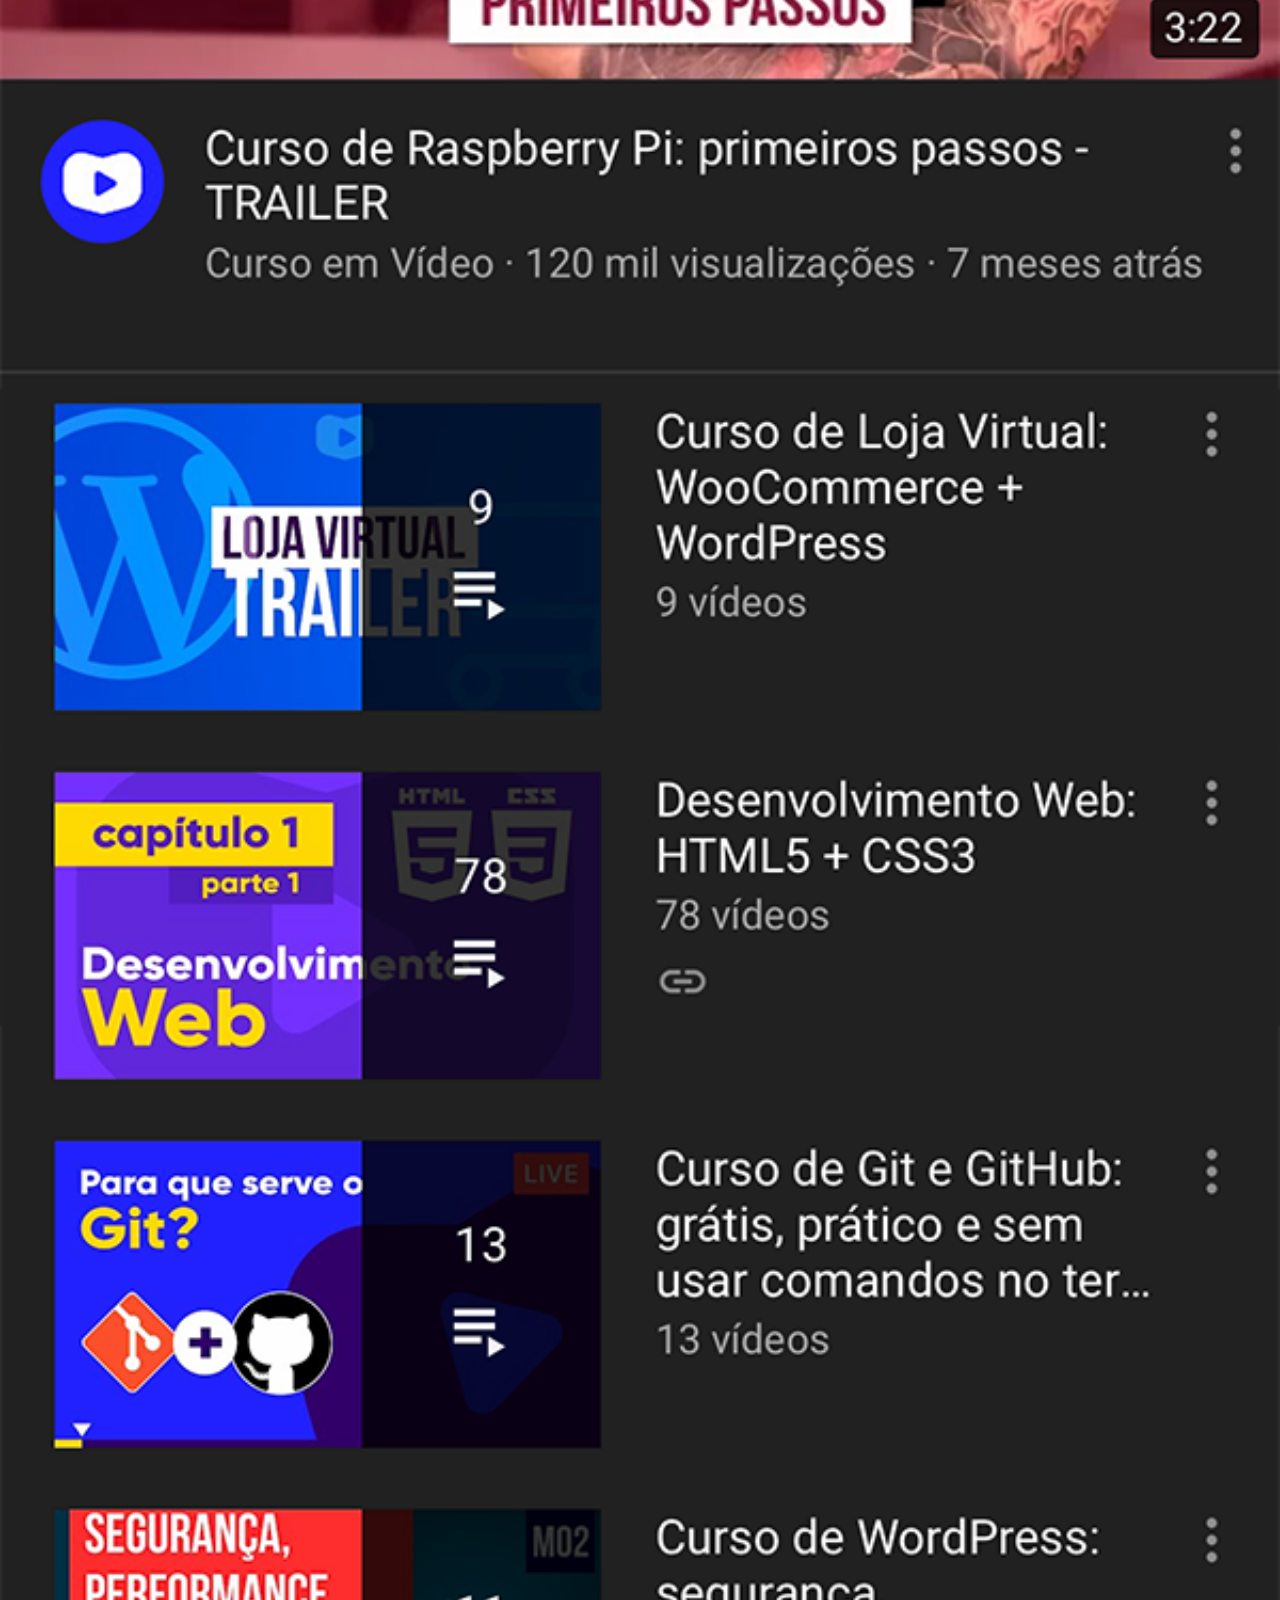
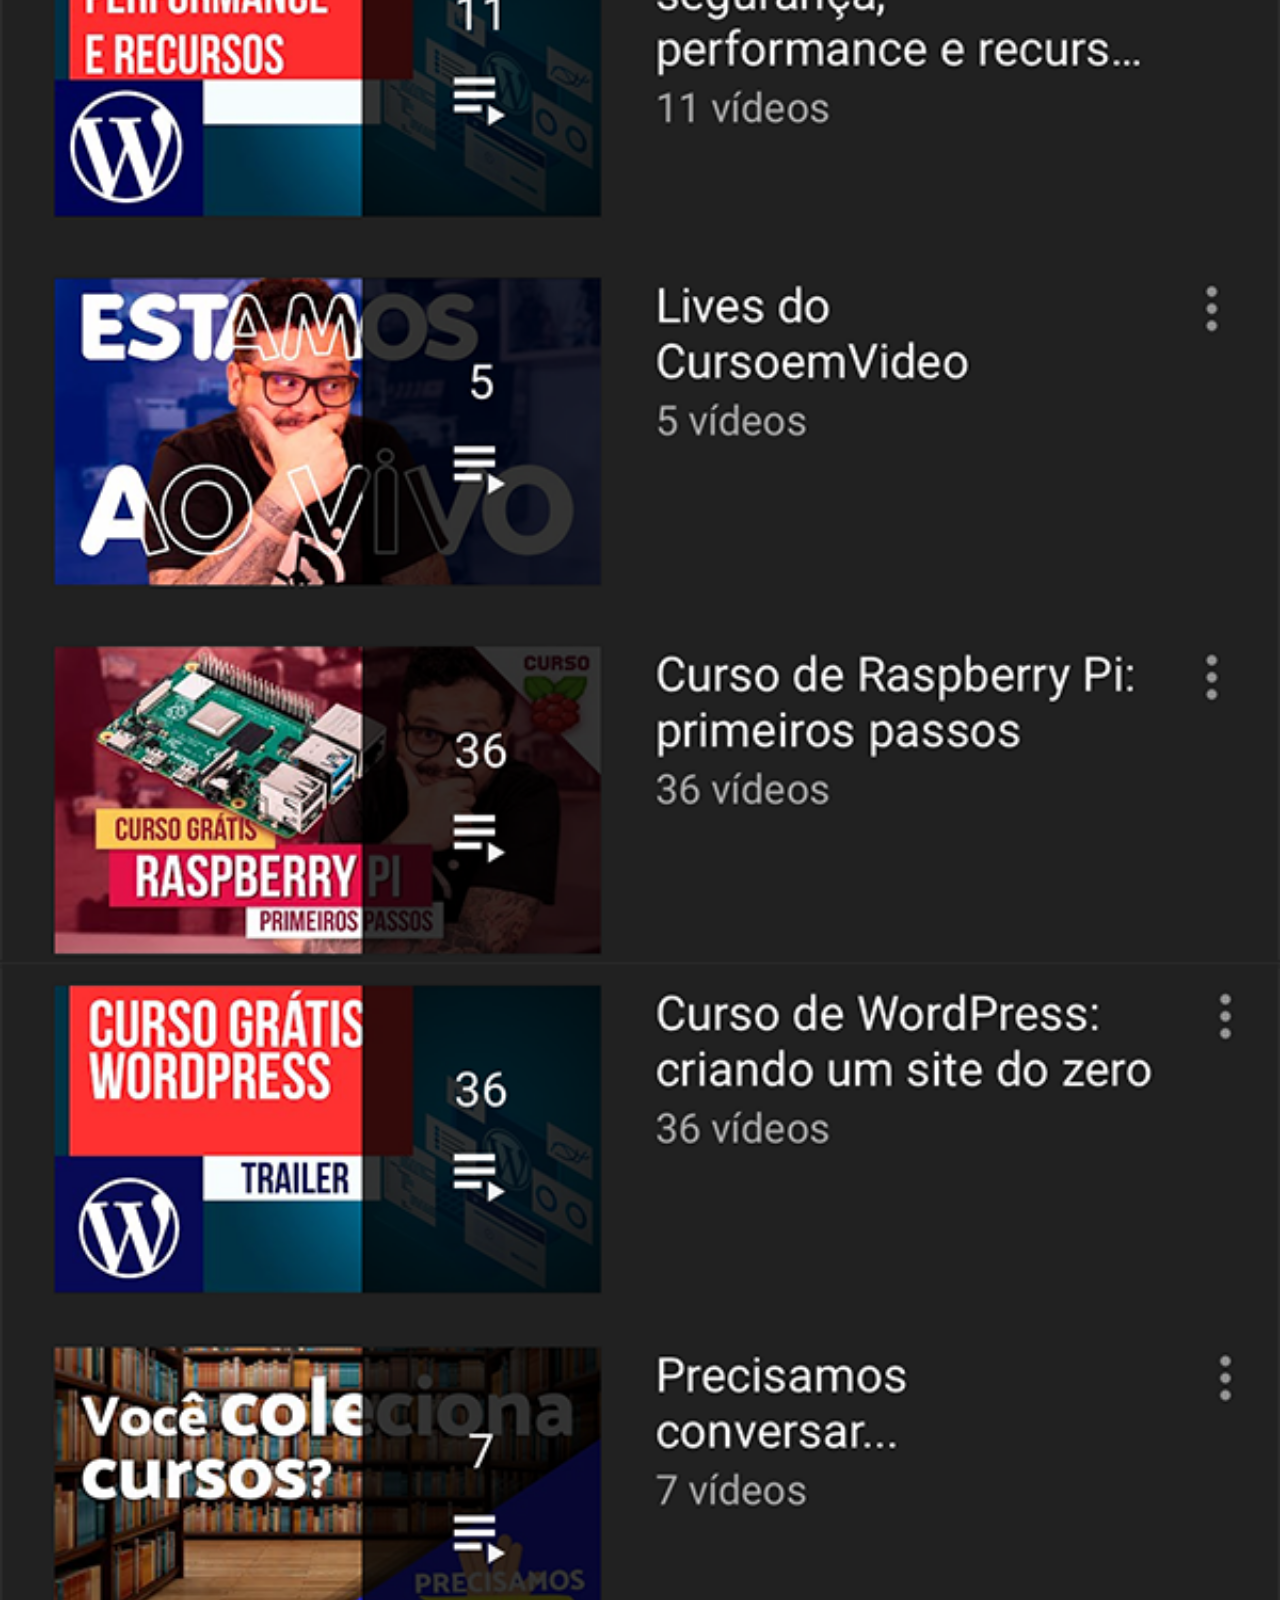
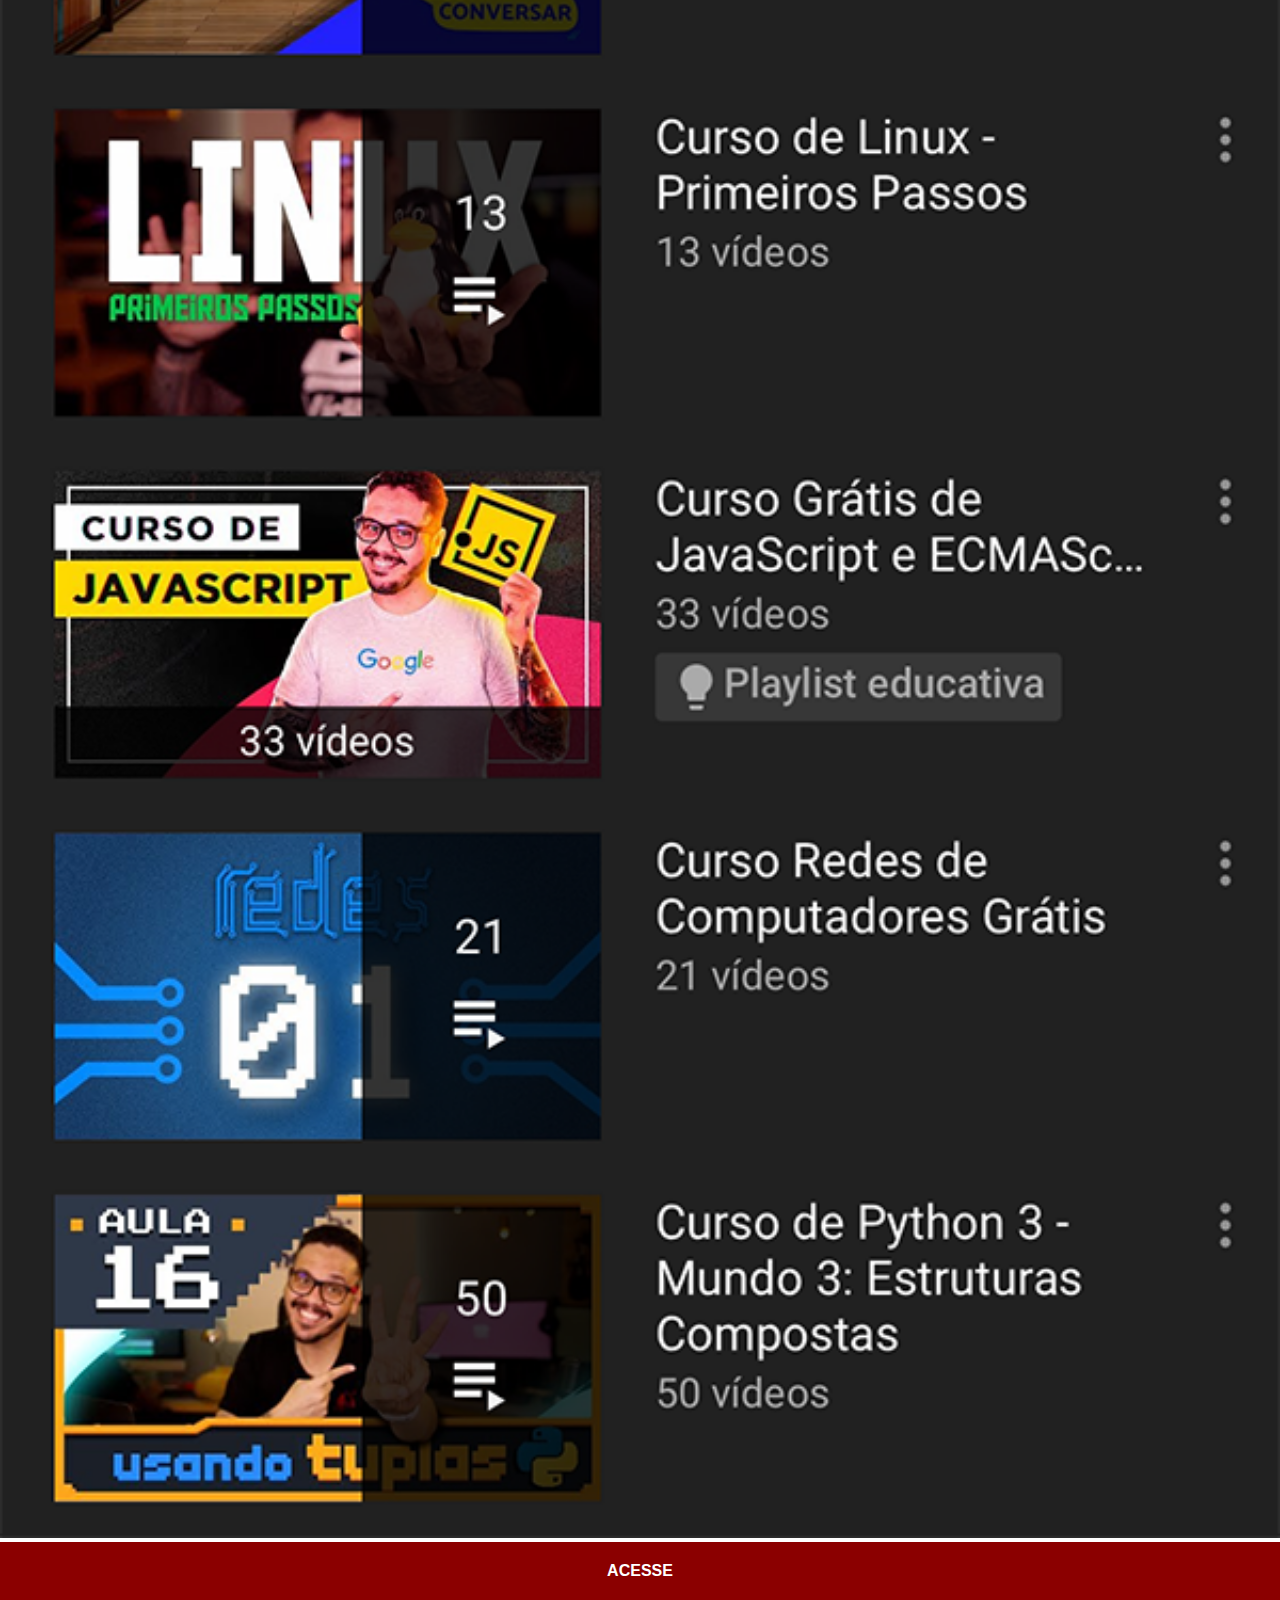
<file: youtube.html>
<!DOCTYPE html>
<html lang="pt-br">
<head>
    <meta charset="UTF-8">
    <meta http-equiv="X-UA-Compatible" content="IE=edge">
    <meta name="viewport" content="width=device-width, initial-scale=1.0">
    <title>YouTube</title>

    <link rel="stylesheet" href="estilos/social.css">
    
</head>
<body>
    <img src="imagens/tela-youtube.png" alt="YouTube">
    <a href="https://www.youtube.com/channel/UCp8oT3PJldJhT0WuGsYE9Jg/featured" target="_blank"> ACESSE</a>

    
</body>
</html>
</file>
<file: estilos/style.css>
@charset "UTF-8";

*{
    margin: 0px;
    padding: 0px;
    font-family: Arial, Helvetica, sans-serif;
}

html, body{
    height: 100vh;
    width: 100vw;
    background-color: black;
}

body{
    background: url('../imagens/fundo-madeira.jpg') no-repeat top center;
    background-size: cover;
    background-attachment: fixed;
}

main{ /*container de fora relativo*/
    position: relative;
    height: 100vh;    
    
}

section#telefone{
     /*container de dentro posicionamento  absoluto*/
    position:absolute;
    top: 50%;
    left: 40%;
    transform: translate(-50%, -50%);


    height: 627px;
    width: 311px;
    background-color: blue;
    background: url('../imagens/frame-iphone.png') no-repeat;
}

    iframe#tela{
        position: relative;
        top: 80px;
        left: 22px;
        width: 268px;
        height: 471px;


    }
    section#redes-sociais  {
        text-align: right;

    }

    section#redes-sociais img{
        width: 50px;
        margin: 10px;
        border-radius: 50%;
        box-shadow: 2px 2px 5px rgba(0, 0, 0, 0.400);  
        box-sizing: border-box;  


    }

    section#redes-sociais img:hover{
        border: 2px solid rgba(255, 255, 255, 0.649);
       transform: translate(-3px, -3px);/*eleva os botões com efeito pra cima*/
       box-shadow: 5px 5px 10px rgba(0, 0, 0, 0.564) ;
       transition: transform .3s, border 1s; /*Movimenta os ícones de forma suave, no border é a velocidade  da aparição da cor*/

    }

    section#home-icone img{
        width: 50px;
        margin: 10px;
        border-radius: 50%;
        box-shadow: 2px 2px 5px rgba(0, 0, 0, 0.400);  
        box-sizing: border-box;  /*Isso fixa os botões pra evitar mexe todos qdo passamos o mouse a borda fará parte da caixa */
       
    }
</file>
<file: estilos/social.css>
@charset "UTF-8";


        *{
            margin: 0px;
            padding: 0px;
            font-family: Arial, Helvetica, sans-serif;

        }

        ::-webkit-scrollbar{
            width: 0px;
            height: 0px;
        }

        img{
            width: 100vw;

        }

        

     

        a{
            display: block;
            background-color: darkred;
            color: white;
            padding: 20px;
            text-align: center;
            font-weight: bolder;
            text-decoration: none;            

        }

        a:hover{
            background-color: red;

        }
</file>
